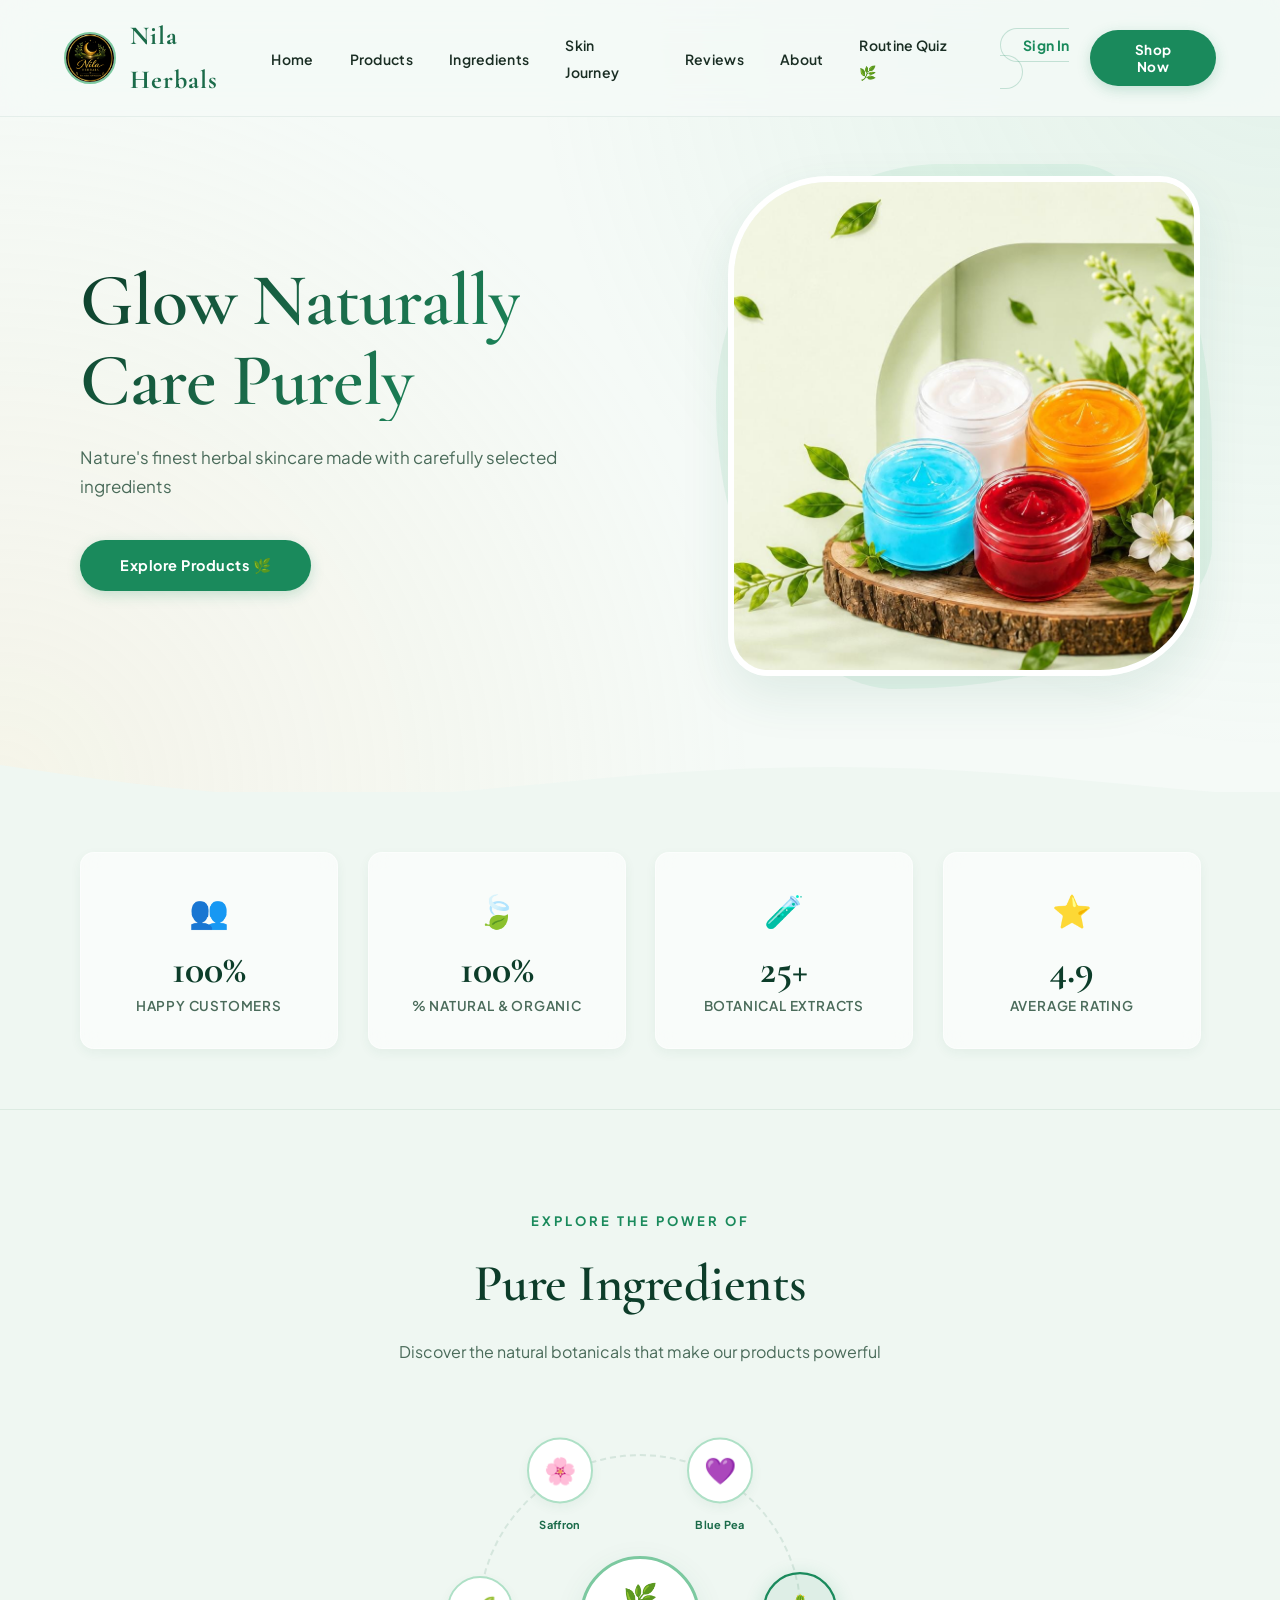
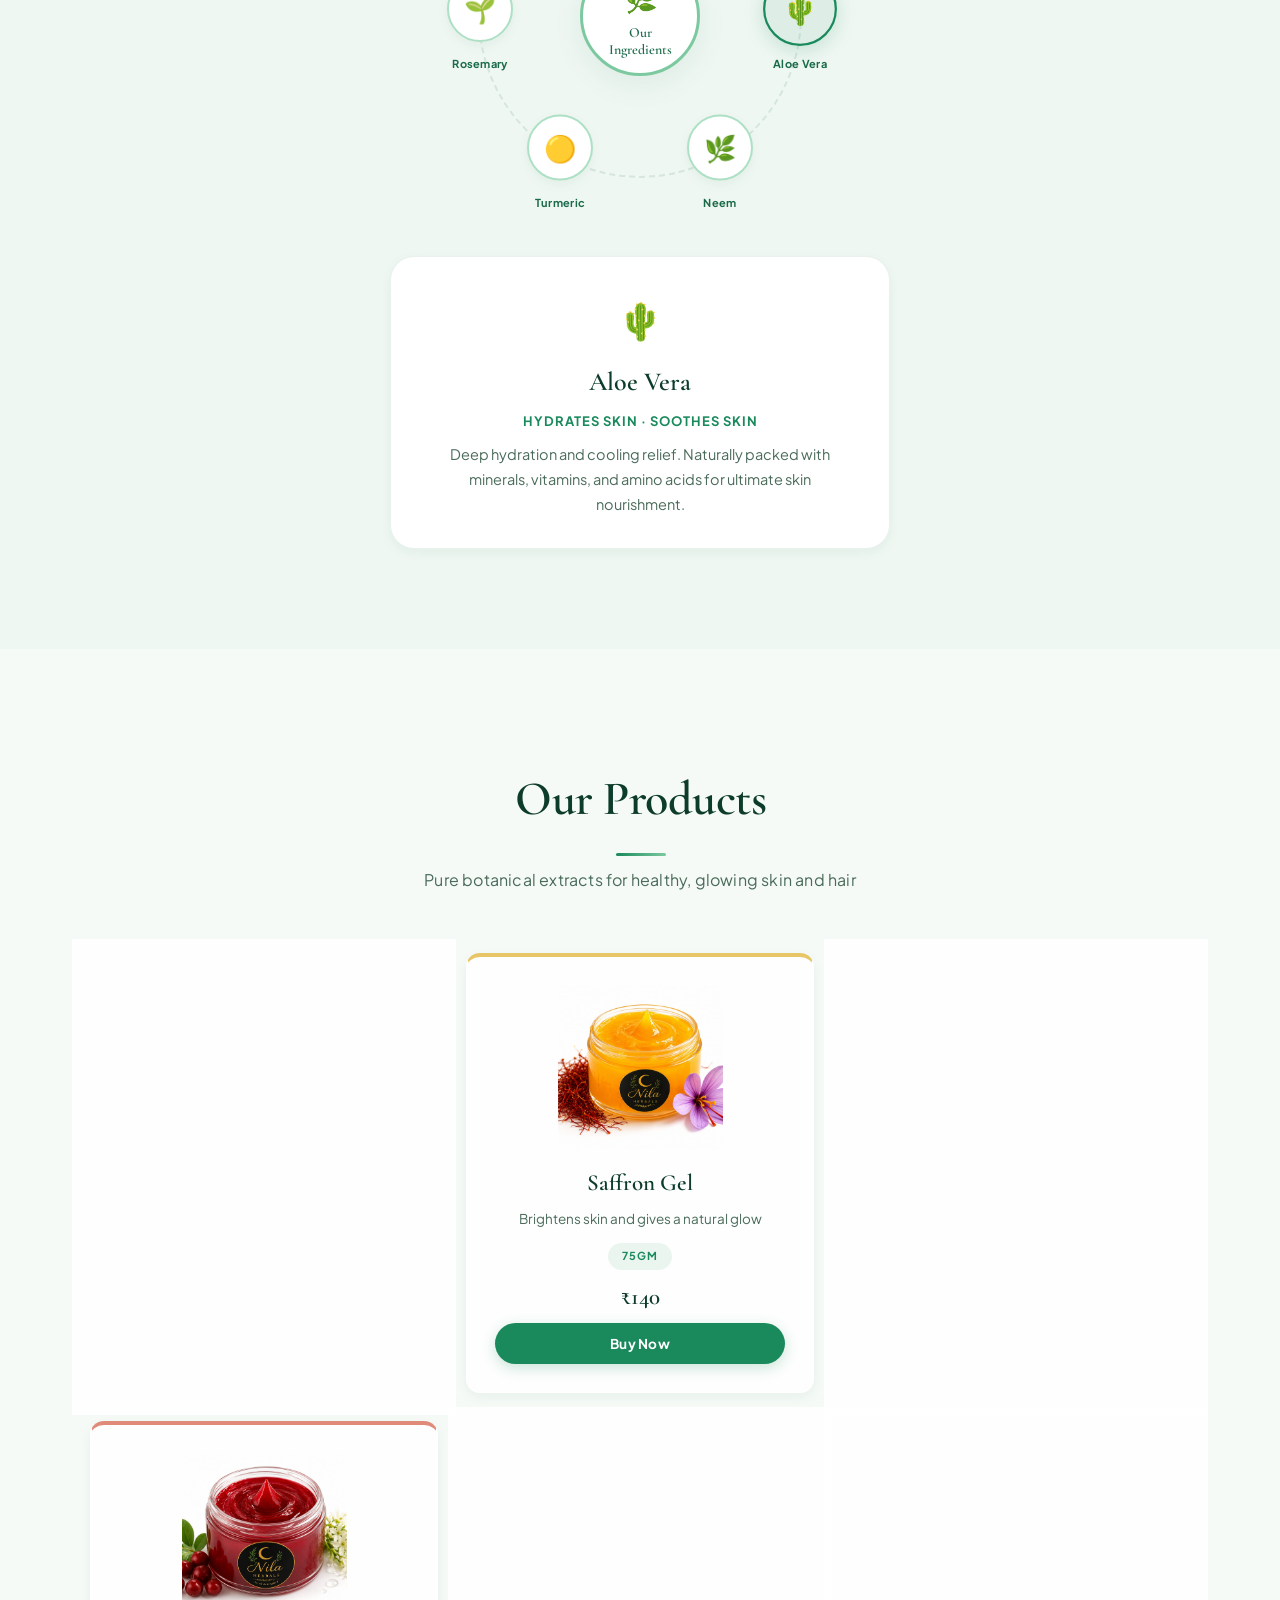
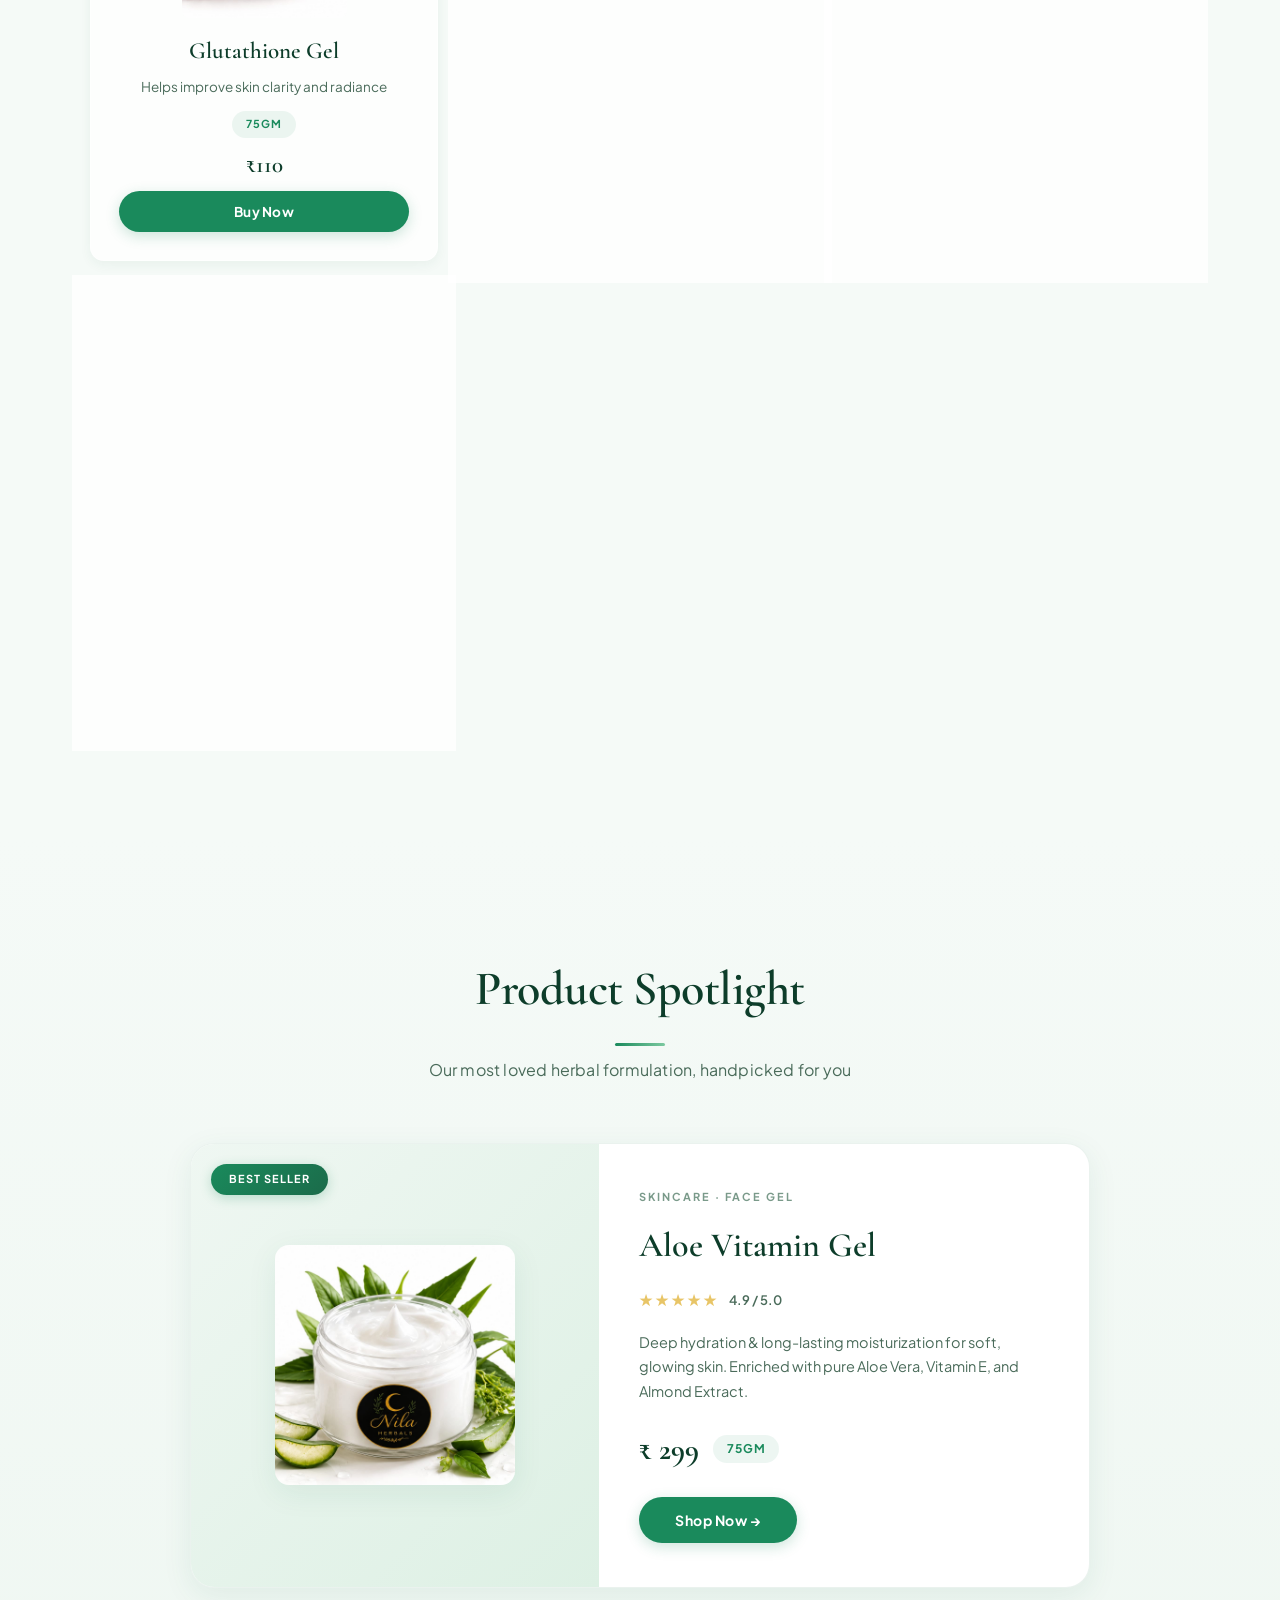
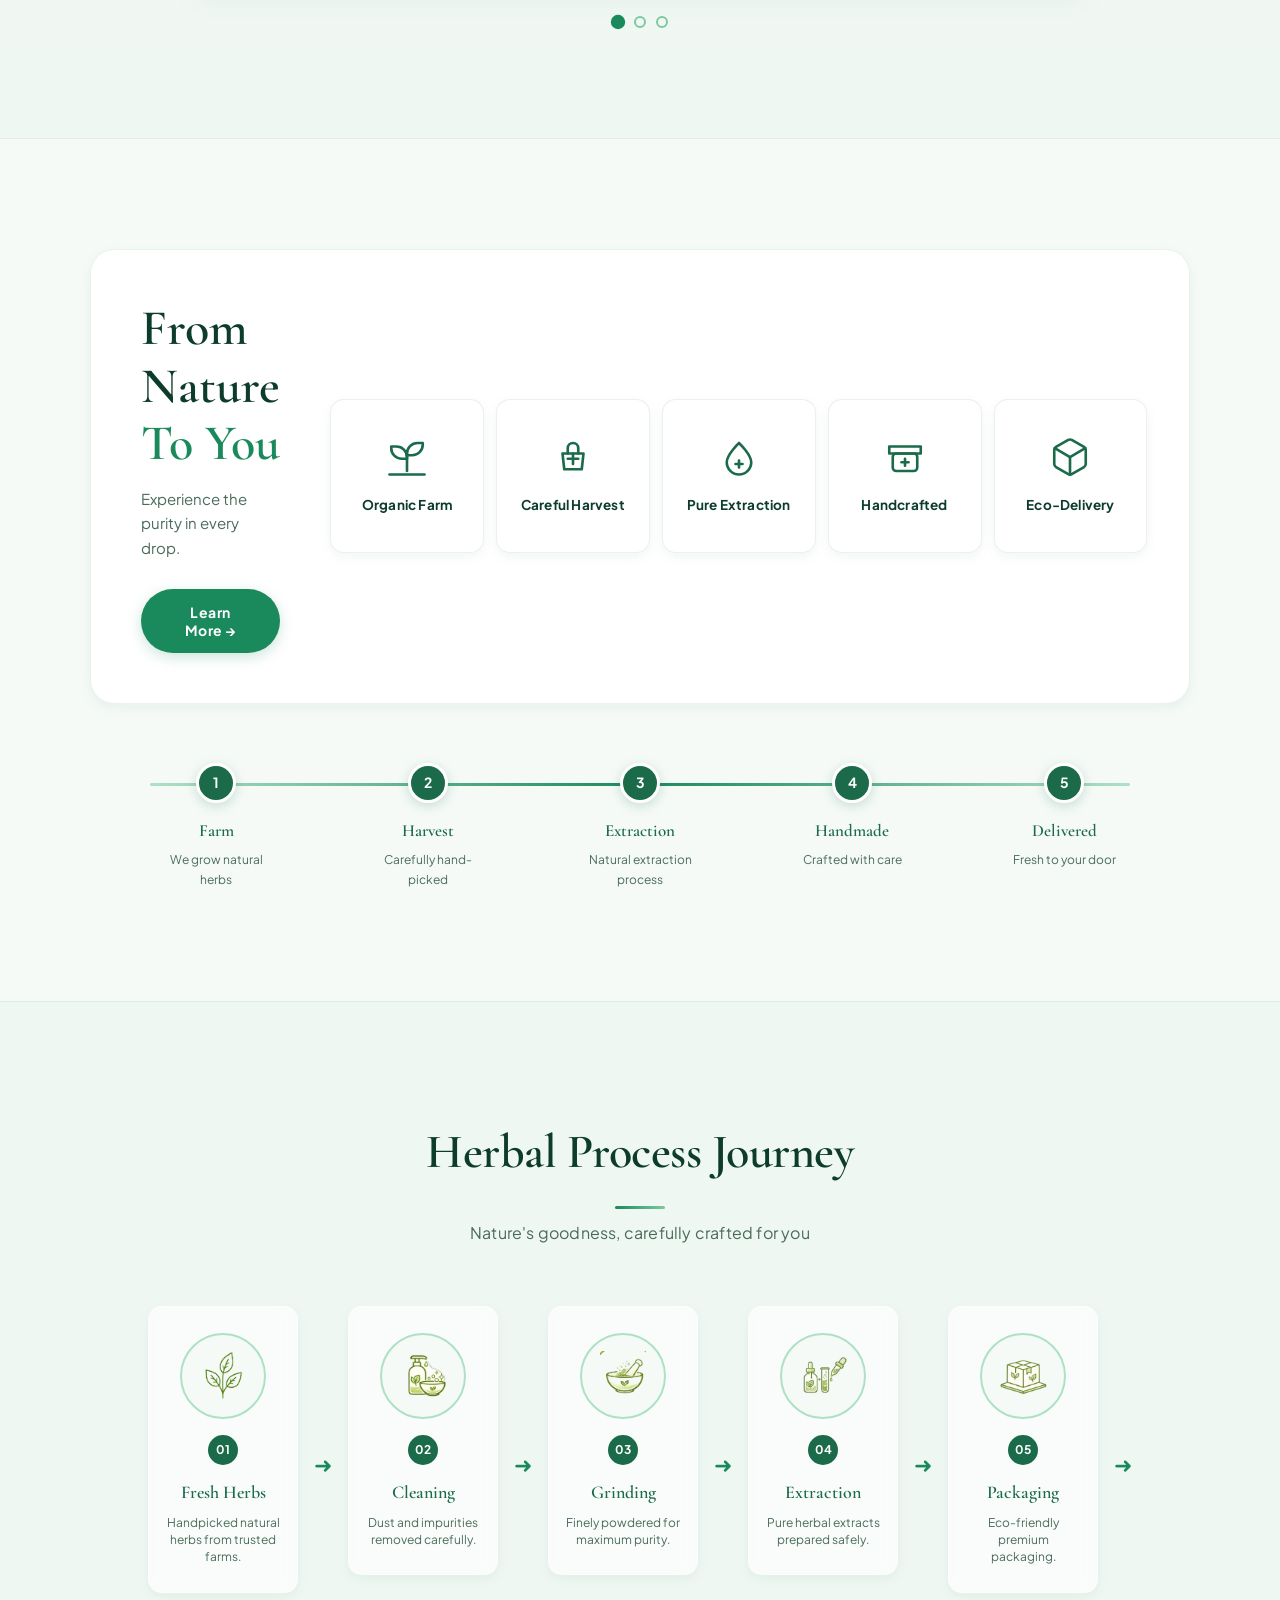
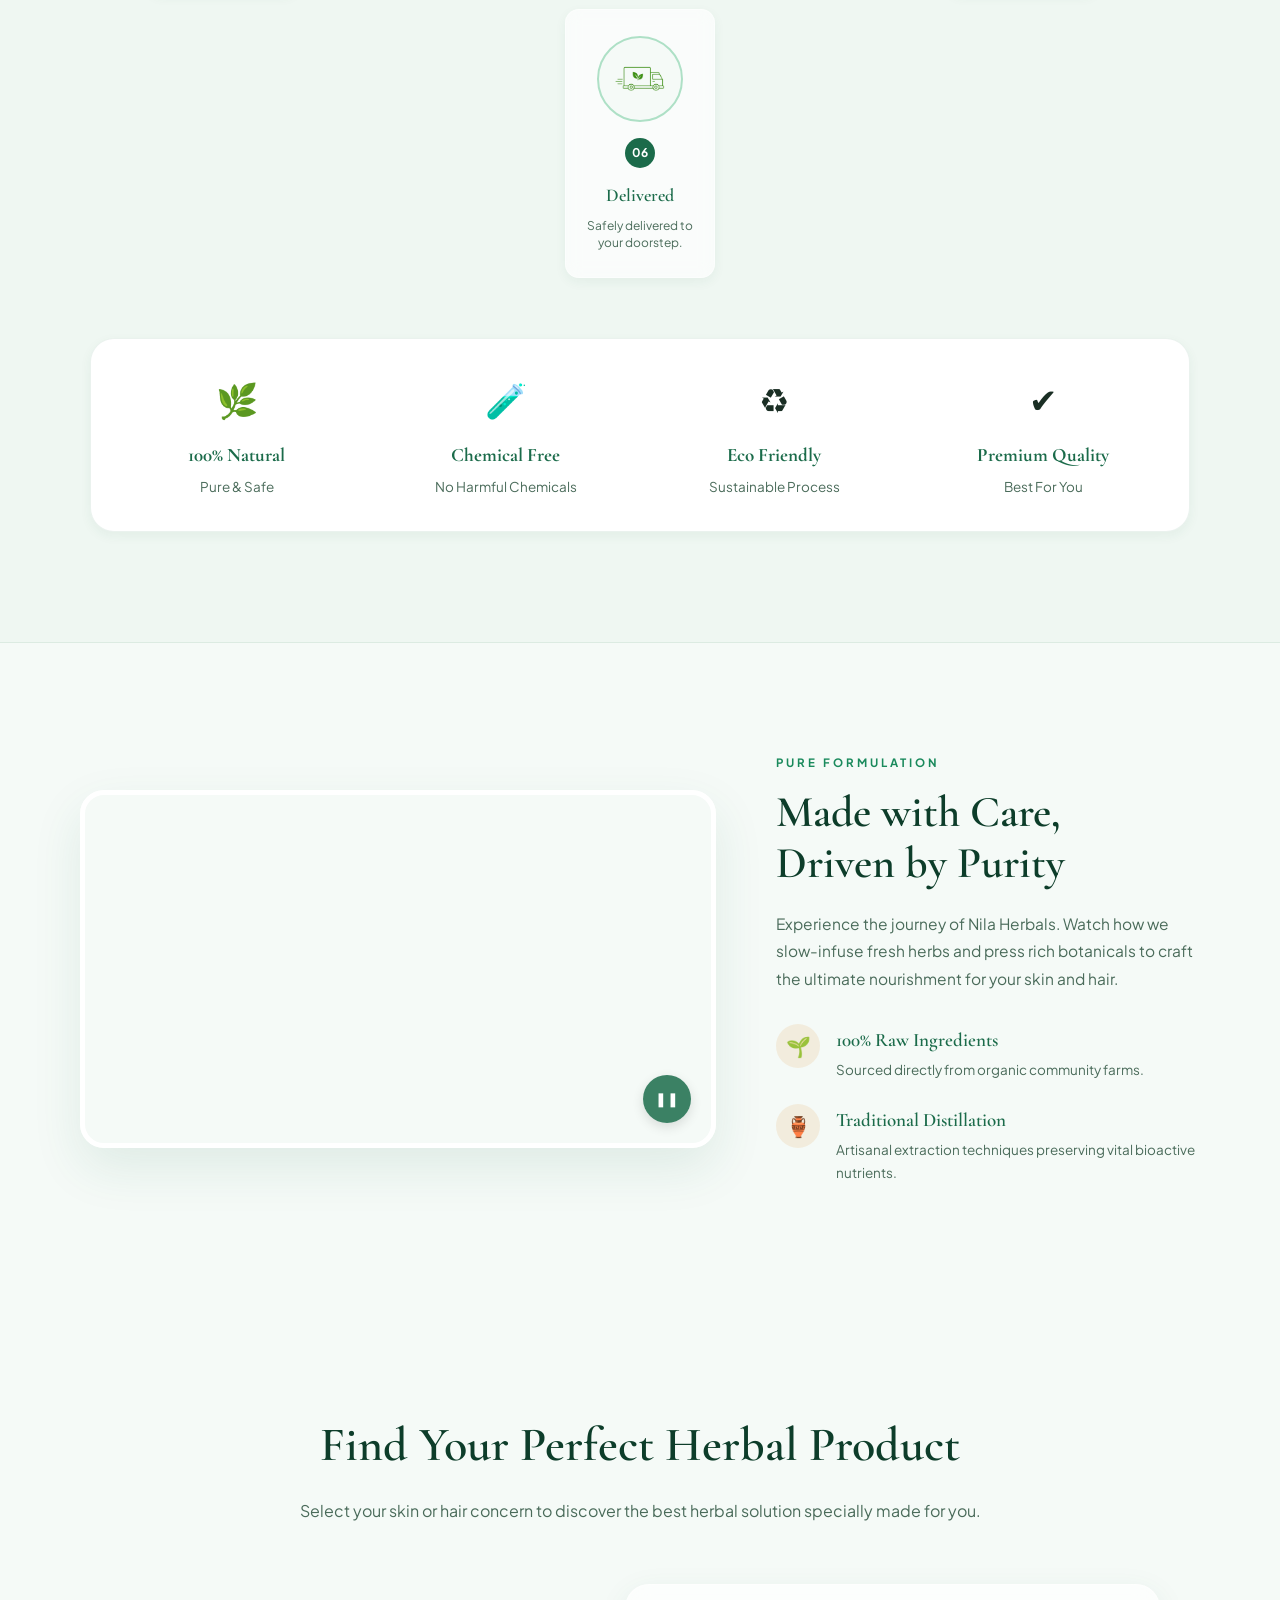
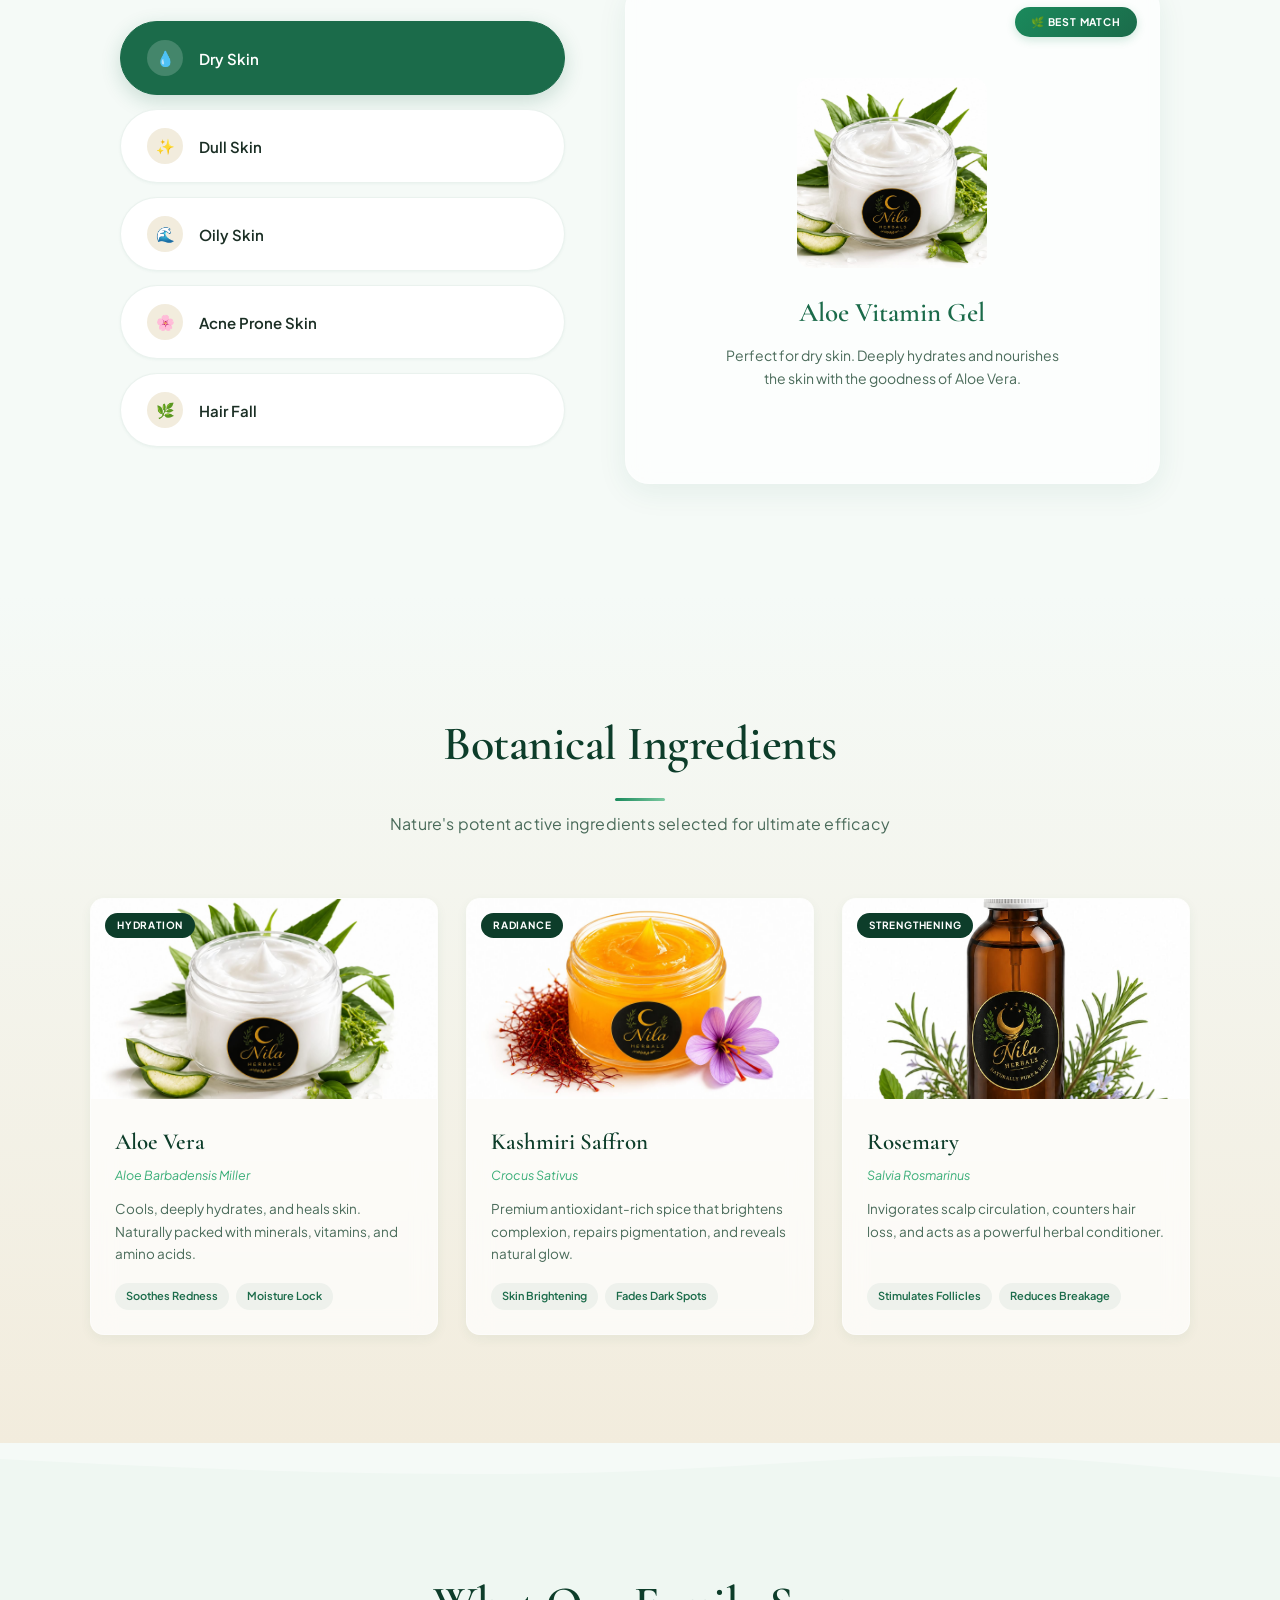
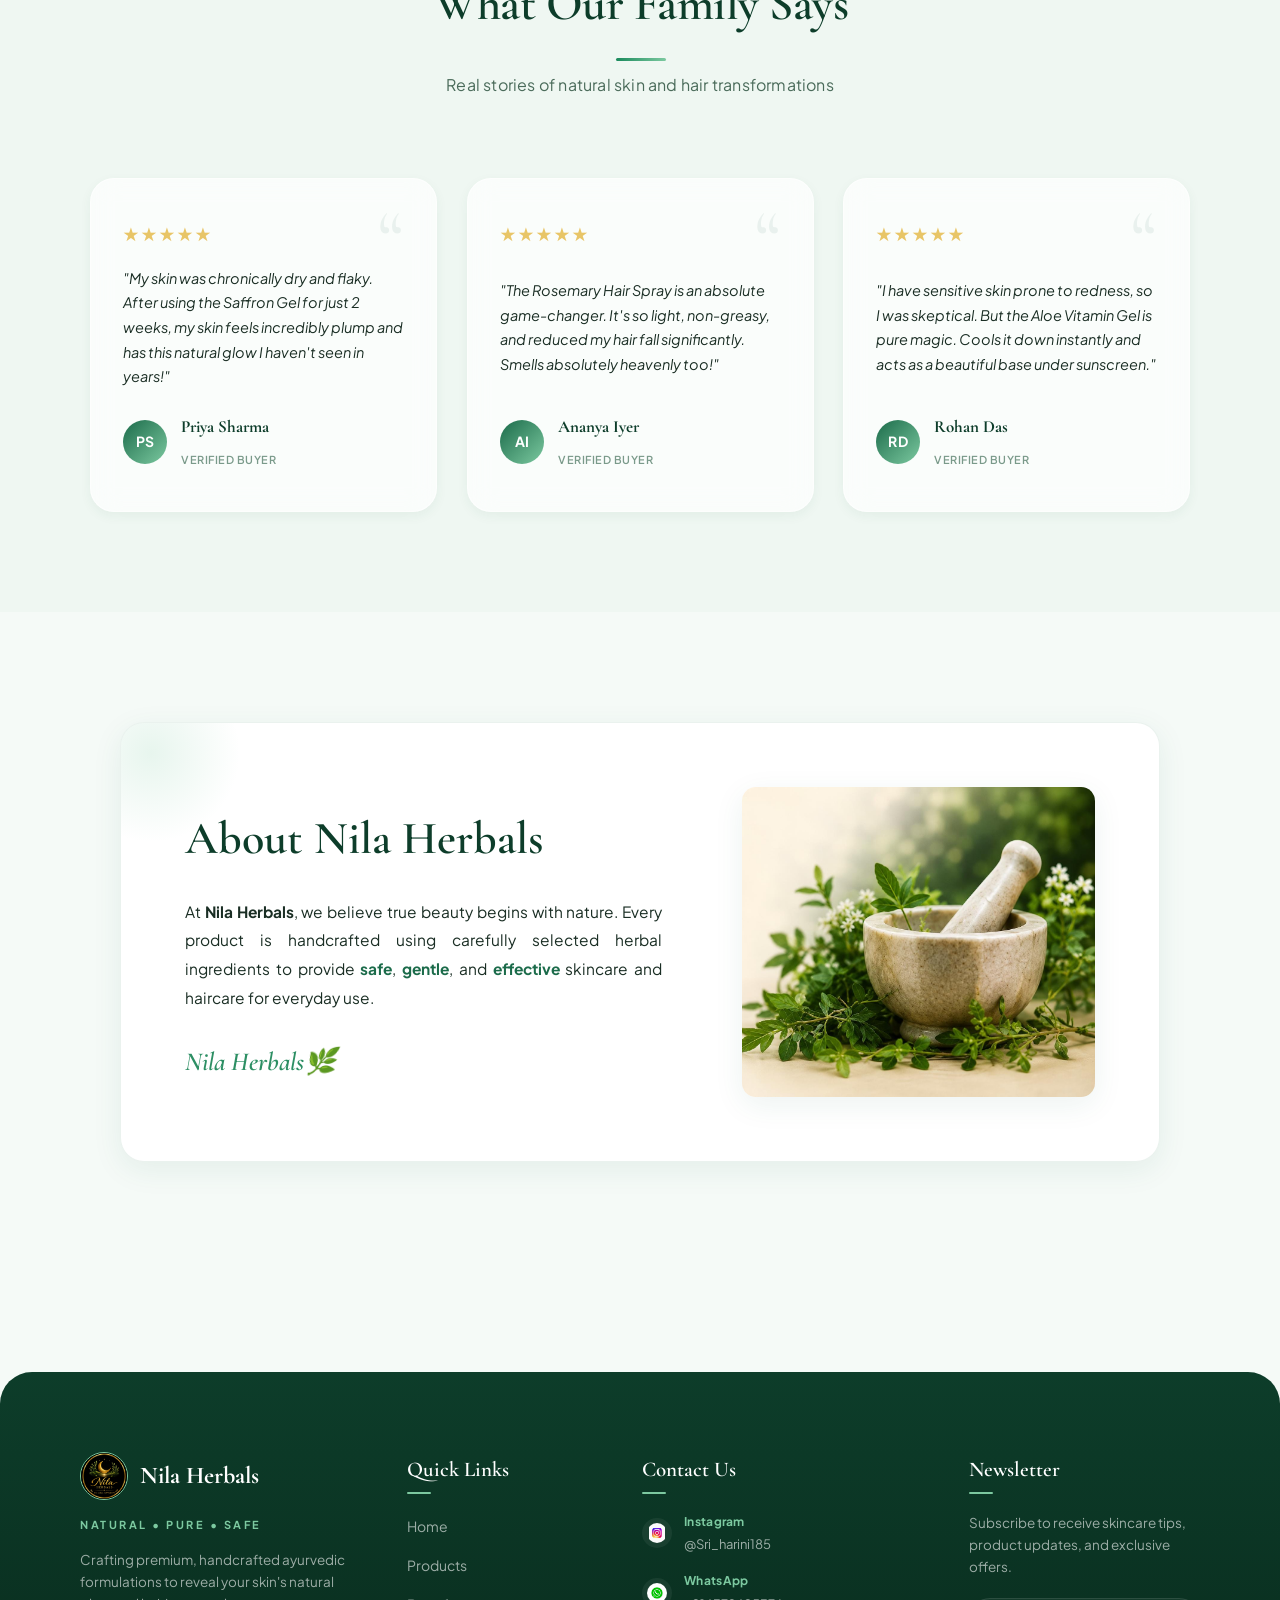
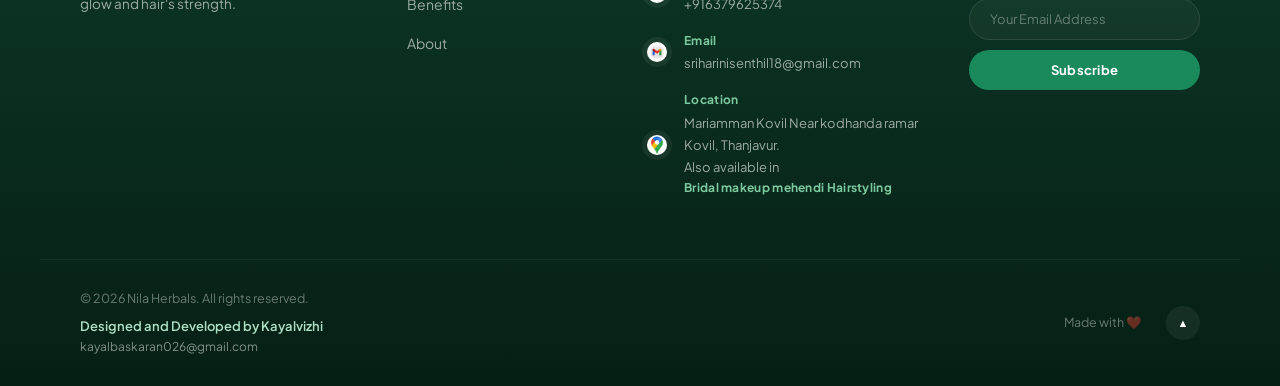
<file: index.html>
<!DOCTYPE html>
<html lang="en">
    <head>
        <meta charset="UTF-8">
        <meta name="viewport" content="width=device-width, initial-scale=1.0">
        <meta name="description" content="Nila Herbals — premium handcrafted herbal skincare and haircare. 100% natural, chemical-free botanical formulations for healthy, glowing skin and strong hair.">
        <meta name="theme-color" content="#1B6B4A">
        <title>Nila Herbals - Natural, Pure & Safe Skincare</title>
        <link rel="preconnect" href="https://fonts.googleapis.com">
        <link rel="preconnect" href="https://fonts.gstatic.com" crossorigin>
        <link rel="stylesheet" href="nila.css">
    </head>
    <body>
        
        <!-- ================= NAVIGATION ================= -->
        <nav class="navbar">
            <div class="nav-brand">
                <img src="logo img.jpeg" alt="Nila Herbals Logo" id="logo">
                <span class="logo-text">Nila Herbals</span>
            </div>
            <!-- Responsive Menu Toggle -->
            <button class="nav-toggle" id="navToggle" aria-label="Toggle navigation">
                <span class="bar"></span>
                <span class="bar"></span>
                <span class="bar"></span>
            </button>
            <ul class="nav-links" id="navLinks">
                <li><a href="#Home">Home</a></li>
                <li><a href="#Products">Products</a></li>
                <li><a href="#Ingredients">Ingredients</a></li>
                <li><a href="#Benefits">Skin Journey</a></li>
                <li><a href="#Reviews">Reviews</a></li>
                <li><a href="#About">About</a></li>
                <li><a href="quiz.html">Routine Quiz 🌿</a></li>
                <li><a href="auth.html" class="nav-auth-btn">Sign In</a></li>
                <li class="mobile-only"><button class="shop-btn" onclick="document.getElementById('Products').scrollIntoView({behavior: 'smooth'})">Shop Now</button></li>
            </ul>
            <button id="but" class="shop-btn desktop-only" onclick="document.getElementById('Products').scrollIntoView({behavior: 'smooth'})">Shop Now</button>
        </nav>

        <!-- ================= HERO SECTION ================= -->
        <section id="Home" class="hero-section animate-on-scroll">
            <div class="hero-container">
                <div class="hero-content">
                    <h1 class="hero-title">Glow Naturally <br>Care Purely</h1>
                    <p class="hero-subtitle">Nature's finest herbal skincare made with carefully selected ingredients</p>
                    <div class="hero-actions">
                        <button id="but2" class="hero-btn" onclick="document.getElementById('Products').scrollIntoView({behavior: 'smooth'})">Explore Products 🌿</button>
                    </div>
                </div>
                <div class="hero-image-container float-slow">
                    <img src="bg0.jpeg" alt="Nila Herbals skincare range" class="hero-img">
                </div>
            </div>
            <!-- Wave Divider -->
            <div class="wave-divider">
                <svg viewBox="0 0 1440 120" preserveAspectRatio="none" xmlns="http://www.w3.org/2000/svg">
                    <path d="M0,64L48,80C96,96,192,128,288,128C384,128,480,96,576,80C672,64,768,64,864,80C960,96,1056,128,1152,128C1248,128,1344,96,1392,80L1440,64L1440,120L1392,120C1344,120,1248,120,1152,120C1056,120,960,120,864,120C768,120,672,120,576,120C480,120,384,120,288,120C192,120,96,120,48,120L0,120Z" fill="var(--bg-warm)"></path>
                </svg>
            </div>
        </section>

        <!-- ================= STATS COUNTER SECTION ================= -->
        <section class="stats-section">
            <div class="stats-container">
                <div class="stat-card animate-on-scroll">
                    <div class="stat-icon">👥</div>
                    <div class="stat-num" data-target="100">0</div>
                    <p class="stat-label">Happy Customers</p>
                </div>
                <div class="stat-card animate-on-scroll">
                    <div class="stat-icon">🍃</div>
                    <div class="stat-num" data-target="100">0</div>
                    <p class="stat-label">% Natural & Organic</p>
                </div>
                <div class="stat-card animate-on-scroll">
                    <div class="stat-icon">🧪</div>
                    <div class="stat-num" data-target="25">0</div>
                    <p class="stat-label">Botanical Extracts</p>
                </div>
                <div class="stat-card animate-on-scroll">
                    <div class="stat-icon">⭐</div>
                    <div class="stat-num" data-target="4.9" data-decimals="1">0</div>
                    <p class="stat-label">Average Rating</p>
                </div>
            </div>
        </section>

        <!-- ================= INTERACTIVE INGREDIENT EXPLORER ================= -->
        <section id="Ingredients" class="ingredient-explorer-section">
            <div class="ie-container">
                <div class="ie-header animate-on-scroll">
                    <span class="ie-tag">Explore the Power of</span>
                    <h2 class="ie-title">Pure Ingredients</h2>
                    <p class="ie-subtitle">Discover the natural botanicals that make our products powerful</p>
                </div>

                <div class="ie-wheel-wrapper animate-on-scroll">
                    <!-- Center Circle -->
                    <div class="ie-center">
                        <div class="ie-center-icon">🌿</div>
                        <span class="ie-center-label">Our<br>Ingredients</span>
                    </div>

                    <!-- Orbiting Ingredient Circles -->
                    <div class="ie-orbit" id="ieOrbit">
                        <div class="ie-item active" data-ingredient="aloe-vera" style="--angle: 0deg;">
                            <div class="ie-item-circle">
                                <span class="ie-item-emoji">🌵</span>
                            </div>
                            <span class="ie-item-name">Aloe Vera</span>
                        </div>
                        <div class="ie-item" data-ingredient="neem" style="--angle: 60deg;">
                            <div class="ie-item-circle">
                                <span class="ie-item-emoji">🌿</span>
                            </div>
                            <span class="ie-item-name">Neem</span>
                        </div>
                        <div class="ie-item" data-ingredient="turmeric" style="--angle: 120deg;">
                            <div class="ie-item-circle">
                                <span class="ie-item-emoji">🟡</span>
                            </div>
                            <span class="ie-item-name">Turmeric</span>
                        </div>
                        <div class="ie-item" data-ingredient="rosemary" style="--angle: 180deg;">
                            <div class="ie-item-circle">
                                <span class="ie-item-emoji">🌱</span>
                            </div>
                            <span class="ie-item-name">Rosemary</span>
                        </div>
                        <div class="ie-item" data-ingredient="saffron" style="--angle: 240deg;">
                            <div class="ie-item-circle">
                                <span class="ie-item-emoji">🌸</span>
                            </div>
                            <span class="ie-item-name">Saffron</span>
                        </div>
                        <div class="ie-item" data-ingredient="blue-pea" style="--angle: 300deg;">
                            <div class="ie-item-circle">
                                <span class="ie-item-emoji">💜</span>
                            </div>
                            <span class="ie-item-name">Blue Pea</span>
                        </div>
                    </div>
                </div>

                <!-- Ingredient Detail Cards -->
                <div class="ie-details">
                    <div class="ie-detail-card active" id="detail-aloe-vera">
                        <div class="ie-detail-icon">🌵</div>
                        <h3>Aloe Vera</h3>
                        <p class="ie-detail-benefit">Hydrates Skin · Soothes Skin</p>
                        <p class="ie-detail-desc">Deep hydration and cooling relief. Naturally packed with minerals, vitamins, and amino acids for ultimate skin nourishment.</p>
                    </div>
                    <div class="ie-detail-card" id="detail-neem">
                        <div class="ie-detail-icon">🌿</div>
                        <h3>Neem</h3>
                        <p class="ie-detail-benefit">Fights Acne · Purifies Skin</p>
                        <p class="ie-detail-desc">Powerful antibacterial and anti-inflammatory properties that cleanse skin impurities and prevent breakouts naturally.</p>
                    </div>
                    <div class="ie-detail-card" id="detail-turmeric">
                        <div class="ie-detail-icon">🟡</div>
                        <h3>Turmeric</h3>
                        <p class="ie-detail-benefit">Brightens & Improves · Repairs Skin</p>
                        <p class="ie-detail-desc">Ancient golden spice rich in curcumin that fights inflammation, evens skin tone, and restores natural radiance.</p>
                    </div>
                    <div class="ie-detail-card" id="detail-rosemary">
                        <div class="ie-detail-icon">🌱</div>
                        <h3>Rosemary</h3>
                        <p class="ie-detail-benefit">Promotes Hair Growth · Strengthens</p>
                        <p class="ie-detail-desc">Stimulates scalp circulation and strengthens hair follicles. A powerful herbal tonic for thicker, healthier hair.</p>
                    </div>
                    <div class="ie-detail-card" id="detail-saffron">
                        <div class="ie-detail-icon">🌸</div>
                        <h3>Saffron</h3>
                        <p class="ie-detail-benefit">Enhances Glow & Radiance</p>
                        <p class="ie-detail-desc">Premium antioxidant-rich spice that brightens complexion, fades dark spots, and reveals your skin's inner luminosity.</p>
                    </div>
                    <div class="ie-detail-card" id="detail-blue-pea">
                        <div class="ie-detail-icon">💜</div>
                        <h3>Blue Pea</h3>
                        <p class="ie-detail-benefit">Improves Skin Elasticity</p>
                        <p class="ie-detail-desc">Rich in anthocyanins that boost collagen production, improve skin elasticity, and provide deep antioxidant protection.</p>
                    </div>
                </div>
            </div>
        </section>

        <!-- ================= PRODUCTS SECTION ================= -->
        <section id="Products" class="products-section">
            <h2 class="section-title animate-on-scroll">Our Products</h2>
            <p class="section-subtitle animate-on-scroll">Pure botanical extracts for healthy, glowing skin and hair</p>
            <div class="product-container">
                
                <!-- Aloe Gel -->
                <div class="product-card animate-on-scroll">
                    <div class="card-inner">
                        <div class="card aloe-card">
                            <img src="Aloe gel.jpeg" alt="Aloe Vitamin Gel">
                            <h3>Aloe Vitamin Gel</h3>
                            <p class="product-desc">Hydrates and smoothes the skin deeply</p>
                            <span class="product-size">75gm</span>
                            <h3>₹130</h3>
                            <button class="buy-btn">Buy Now</button>
                        </div>
                        <div class="card-back">
                            <h2>Ingredients</h2>
                            <div class="ingredients">
                                <p>✔️ Aloe Vera Gel</p>
                                <p>✔️ Almond Extract</p>
                                <p>✔️ Rose Petal Extract</p>
                                <p>✔️ high essential vitamin oil</p>
                            </div>
                        </div>
                    </div>
                </div>

                <!-- Saffron Gel -->
                <div class="product-card animate-on-scroll">
                    <div class="card-inner">
                        <div class="card saffron-card">
                            <img src="saffron gel.jpeg" alt="Saffron Gel">
                            <h3>Saffron Gel</h3>
                            <p class="product-desc">Brightens skin and gives a natural glow</p>
                            <span class="product-size">75gm</span>
                            <h3>₹140</h3>
                            <button class="buy-btn">Buy Now</button>
                        </div>
                        <div class="card-back">
                            <h2>Ingredients</h2>
                            <div class="ingredients">
                                <p>✔️ Aloe Vera Gel</p>
                                <p>✔️ Saffron Strips</p>
                                <p>✔️ saffron extract</p>
                                <p>✔️ Kumkumathi Oil</p>
                            </div>
                        </div>
                    </div>
                </div>

                <!-- Blue Pea Gel -->
                <div class="product-card animate-on-scroll">
                    <div class="card-inner">
                        <div class="card bluepea-card">
                            <img src="blue-pea gel.jpeg" alt="Blue Pea Gel">
                            <h3>Blue Pea Gel</h3>
                            <p class="product-desc">Refreshes and revitalizes tired skin</p>
                            <span class="product-size">75gm</span>
                            <h3>₹110</h3>
                            <button class="buy-btn">Buy Now</button>
                        </div>
                        <div class="card-back">
                            <h2>Ingredients</h2>
                            <div class="ingredients">
                                <p>✔️ Blue Pea Flower</p>
                                <p>✔️ Aloe Vera Gel</p>
                                <p>✔️ Vitamin Oil</p>
                            </div>
                        </div>
                    </div>
                </div>

                <!-- Glutathione Gel -->
                <div class="product-card animate-on-scroll">
                    <div class="card-inner">
                        <div class="card glutathione-card">
                            <img src="glutathione.jpeg" alt="Glutathione Gel">
                            <h3>Glutathione Gel</h3>
                            <p class="product-desc">Helps improve skin clarity and radiance</p>
                            <span class="product-size">75gm</span>
                            <h3>₹110</h3>
                            <button class="buy-btn">Buy Now</button>
                        </div>
                        <div class="card-back">
                            <h2>Ingredients</h2>
                            <div class="ingredients">
                                <p>✔️ Glutathione</p>
                                <p>✔️  almond extracct</p>
                                <p>✔️ Aloe Vera Gel</p>
                                <p>✔️ rose petal extract</p>
                            </div>
                        </div>
                    </div>
                </div>

                <!-- Face Pack -->
                <div class="product-card animate-on-scroll">
                    <div class="card-inner">
                        <div class="card facepack-card">
                            <img src="pack2.jpeg" alt="Herbal Face Pack">
                            <h3>Herbal Face Pack</h3>
                            <p class="product-desc">Purifies and nourishes skin naturally</p>
                            <span class="product-size">100g</span>
                            <h3>₹160</h3>
                            <button class="buy-btn">Buy Now</button>
                        </div>
                        <div class="card-back">
                            <h2>Ingredients</h2>
                            <div class="ingredients">
                                <p>✔️ green gram</p>
                                <p>✔️ Vetti Vera</p>
                                <p>✔️ Aavaram flowers</p>
                                <p>✔️ saffron</p>
                                <p>✔️ Sandalwood Powder</p>
                                <p>✔️ Turmeric</p>
                                <p>✔️ kadukai</p>
                                <p>✔️ Vasambu powder</p>
                                <p>✔️ Rose Petal Powder</p>
                            </div>
                        </div>
                    </div>
                </div>

                <!-- Hair Oil -->
                <div class="product-card animate-on-scroll">
                    <div class="card-inner">
                        <div class="card oil-card">
                            <img src="oil.jpeg" alt="Herbal Hair Oil">
                            <h3>Herbal Hair Oil</h3>
                            <p class="product-desc">Strengthens hair and promotes growth</p>
                            <span class="product-size">100ml</span>
                            <h3>₹210</h3>
                            <button class="buy-btn">Buy Now</button>
                        </div>
                        <div class="card-back">
                            <h2>Ingredients</h2>
                            <div class="ingredients">
                                <p>✔️ Coconut Oil</p>
                                <p>✔️ Almonds</p>
                                <p>✔️ Rosemary</p>
                                <p>✔️ karunjeera</p>
                                <p>✔️ henna</p>
                                <p>✔️ amla</p>
                                <p>✔️ Curry Leaves</p>
                            </div>
                        </div>
                    </div>
                </div>

                <!-- Hair Spray -->
                <div class="product-card animate-on-scroll">
                    <div class="card-inner">
                        <div class="card spray-card">
                            <img src="spray.jpeg" alt="Herbal Rosemary Hair Spray">
                            <h3>Herbal Rosemary Spray</h3>
                            <p class="product-desc">Nourishes scalp and reduces hair fall</p>
                            <span class="product-size">100ml</span>
                            <h3>₹170</h3>
                            <button class="buy-btn">Buy Now</button>
                        </div>
                        <div class="card-back">
                            <h2>Ingredients</h2>
                            <div class="ingredients">
                                <p>✔️ Rosemary Extract</p>
                                <p>✔️ Fenugreek </p>
                                <p>✔️ Aloe Vera</p>
                                <p>✔️ Curry Leaves</p>
                                <p>✔️ Vitamin Extract</p>
                            </div>
                        </div>
                    </div>
                </div>

            </div>
        </section>

        <!-- ================= PRODUCT SPOTLIGHT (AUTO-ROTATE) ================= -->
        <section class="product-spotlight-section">
            <div class="ps-container">
                <div class="ps-header animate-on-scroll">
                    <h2 class="section-title">Product Spotlight</h2>
                    <p class="section-subtitle">Our most loved herbal formulation, handpicked for you</p>
                </div>

                <div class="ps-carousel animate-on-scroll">
                    <!-- Slide 1 - Aloe Vitamin Gel -->
                    <div class="ps-slide active" data-slide="0">
                        <div class="ps-image-side">
                            <span class="ps-badge">Best Seller</span>
                            <img src="Aloe gel.jpeg" alt="Aloe Vitamin Gel - Nila Herbals Best Seller">
                        </div>
                        <div class="ps-info-side">
                            <span class="ps-category">Skincare · Face Gel</span>
                            <h3>Aloe Vitamin Gel</h3>
                            <div class="ps-rating">
                                <span class="ps-stars">★★★★★</span>
                                <span class="ps-rating-text">4.9 / 5.0</span>
                            </div>
                            <p class="ps-desc">Deep hydration & long-lasting moisturization for soft, glowing skin. Enriched with pure Aloe Vera, Vitamin E, and Almond Extract.</p>
                            <div class="ps-price-row">
                                <span class="ps-price">₹ 299</span>
                                <span class="ps-size">75gm</span>
                            </div>
                            <button class="ps-shop-btn" onclick="document.getElementById('Products').scrollIntoView({behavior: 'smooth'})">Shop Now →</button>
                        </div>
                    </div>

                    <!-- Slide 2 - Saffron Gel -->
                    <div class="ps-slide" data-slide="1">
                        <div class="ps-image-side">
                            <span class="ps-badge">Trending</span>
                            <img src="saffron gel.jpeg" alt="Saffron Gel - Nila Herbals">
                        </div>
                        <div class="ps-info-side">
                            <span class="ps-category">Skincare · Face Gel</span>
                            <h3>Saffron Gel</h3>
                            <div class="ps-rating">
                                <span class="ps-stars">★★★★★</span>
                                <span class="ps-rating-text">4.8 / 5.0</span>
                            </div>
                            <p class="ps-desc">Brightens skin and gives a natural glow. Infused with pure Kashmiri Saffron and Kumkumathi Oil for luminous radiance.</p>
                            <div class="ps-price-row">
                                <span class="ps-price">₹ 349</span>
                                <span class="ps-size">75gm</span>
                            </div>
                            <button class="ps-shop-btn" onclick="document.getElementById('Products').scrollIntoView({behavior: 'smooth'})">Shop Now →</button>
                        </div>
                    </div>

                    <!-- Slide 3 - Herbal Hair Oil -->
                    <div class="ps-slide" data-slide="2">
                        <div class="ps-image-side">
                            <span class="ps-badge">Popular</span>
                            <img src="oil.jpeg" alt="Herbal Hair Oil - Nila Herbals">
                        </div>
                        <div class="ps-info-side">
                            <span class="ps-category">Haircare · Hair Oil</span>
                            <h3>Herbal Hair Oil</h3>
                            <div class="ps-rating">
                                <span class="ps-stars">★★★★★</span>
                                <span class="ps-rating-text">4.9 / 5.0</span>
                            </div>
                            <p class="ps-desc">Strengthens hair roots, reduces hair fall, and promotes healthy growth. Blended with Coconut Oil, Rosemary, and Fenugreek.</p>
                            <div class="ps-price-row">
                                <span class="ps-price">₹ 399</span>
                                <span class="ps-size">100ml</span>
                            </div>
                            <button class="ps-shop-btn" onclick="document.getElementById('Products').scrollIntoView({behavior: 'smooth'})">Shop Now →</button>
                        </div>
                    </div>

                    <!-- Carousel Dots -->
                    <div class="ps-dots">
                        <button class="ps-dot active" data-dot="0" aria-label="Product 1"></button>
                        <button class="ps-dot" data-dot="1" aria-label="Product 2"></button>
                        <button class="ps-dot" data-dot="2" aria-label="Product 3"></button>
                    </div>
                </div>
            </div>
        </section>

        <!-- ================= FARM TO FACE JOURNEY ================= -->
        <section id="Benefits" class="farm-to-face-section">
            <div class="ftf-container">
                <div class="ftf-top animate-on-scroll">
                    <div class="ftf-heading">
                        <h2 class="ftf-title">From Nature<br><span>To You</span></h2>
                        <p class="ftf-tagline">Experience the purity in every drop.</p>
                        <button class="ftf-learn-btn" onclick="document.getElementById('About').scrollIntoView({behavior: 'smooth'})">Learn More →</button>
                    </div>
                    <div class="ftf-image-gallery">
                        <!-- Step 1: Farm -->
                        <div class="ftf-icon-card">
                            <svg viewBox="0 0 24 24" fill="none" stroke="currentColor" stroke-width="1.5" stroke-linecap="round" stroke-linejoin="round" class="ftf-svg-icon">
                                <path d="M12 20V10" />
                                <path d="M12 10a6 6 0 0 1 6-6h3v1a6 6 0 0 1-6 6h-3Z" />
                                <path d="M12 12a6 6 0 0 0-6-6H3v1a6 6 0 0 0 6 6h3Z" />
                                <path d="M2 22h20" />
                            </svg>
                            <span class="ftf-card-caption">Organic Farm</span>
                        </div>
                        <!-- Step 2: Harvest -->
                        <div class="ftf-icon-card">
                            <svg viewBox="0 0 24 24" fill="none" stroke="currentColor" stroke-width="1.5" stroke-linecap="round" stroke-linejoin="round" class="ftf-svg-icon">
                                <path d="M6 10h12l-1 9H7l-1-9Z" />
                                <path d="M9 10V7a3 3 0 0 1 6 0v3" />
                                <path d="M12 10v6" />
                                <path d="M9 13h6" />
                            </svg>
                            <span class="ftf-card-caption">Careful Harvest</span>
                        </div>
                        <!-- Step 3: Extraction -->
                        <div class="ftf-icon-card">
                            <svg viewBox="0 0 24 24" fill="none" stroke="currentColor" stroke-width="1.5" stroke-linecap="round" stroke-linejoin="round" class="ftf-svg-icon">
                                <path d="M12 22a7 7 0 0 0 7-7c0-4.3-7-11-7-11S5 10.7 5 15a7 7 0 0 0 7 7Z" />
                                <path d="M12 18v-4" />
                                <path d="M10 16h4" />
                            </svg>
                            <span class="ftf-card-caption">Pure Extraction</span>
                        </div>
                        <!-- Step 4: Handmade -->
                        <div class="ftf-icon-card">
                            <svg viewBox="0 0 24 24" fill="none" stroke="currentColor" stroke-width="1.5" stroke-linecap="round" stroke-linejoin="round" class="ftf-svg-icon">
                                <rect x="5" y="10" width="14" height="10" rx="2" />
                                <path d="M3 6h18v4H3z" />
                                <path d="M12 13v4" />
                                <path d="M10 15h4" />
                            </svg>
                            <span class="ftf-card-caption">Handcrafted</span>
                        </div>
                        <!-- Step 5: Delivered -->
                        <div class="ftf-icon-card">
                            <svg viewBox="0 0 24 24" fill="none" stroke="currentColor" stroke-width="1.5" stroke-linecap="round" stroke-linejoin="round" class="ftf-svg-icon">
                                <path d="M21 16V8a2 2 0 0 0-1-1.73l-7-4a2 2 0 0 0-2 0l-7 4A2 2 0 0 0 3 8v8a2 2 0 0 0 1 1.73l7 4a2 2 0 0 0 2 0l7-4A2 2 0 0 0 21 16Z" />
                                <polyline points="3.27 6.96 12 12.01 20.73 6.96" />
                                <line x1="12" y1="22.08" x2="12" y2="12" />
                            </svg>
                            <span class="ftf-card-caption">Eco-Delivery</span>
                        </div>
                    </div>
                </div>

                <!-- Timeline Steps -->
                <div class="ftf-timeline animate-on-scroll">
                    <div class="ftf-timeline-line"></div>
                    <div class="ftf-step">
                        <div class="ftf-step-dot">1</div>
                        <h4>Farm</h4>
                        <p>We grow natural herbs</p>
                    </div>
                    <div class="ftf-step">
                        <div class="ftf-step-dot">2</div>
                        <h4>Harvest</h4>
                        <p>Carefully hand-picked</p>
                    </div>
                    <div class="ftf-step">
                        <div class="ftf-step-dot">3</div>
                        <h4>Extraction</h4>
                        <p>Natural extraction process</p>
                    </div>
                    <div class="ftf-step">
                        <div class="ftf-step-dot">4</div>
                        <h4>Handmade</h4>
                        <p>Crafted with care</p>
                    </div>
                    <div class="ftf-step">
                        <div class="ftf-step-dot">5</div>
                        <h4>Delivered</h4>
                        <p>Fresh to your door</p>
                    </div>
                </div>
            </div>
        </section>

        <!-- ================= HERBAL PROCESS JOURNEY (Legacy) ================= -->
        <section class="process-section">

            <h2 class="section-title animate-on-scroll">Herbal Process Journey</h2>
            <p class="section-subtitle animate-on-scroll">Nature's goodness, carefully crafted for you</p>

            <div class="process-container">
                <!-- Step 1 -->
                <div class="process-step animate-on-scroll">
                    <div class="process-circle">
                        <img src="leaf new.png" alt="Fresh Herbs">
                    </div>
                    <div class="number">01</div>
                    <h3>Fresh Herbs</h3>
                    <p>Handpicked natural herbs from trusted farms.</p>
                </div>

                <div class="arrow animate-on-scroll">➜</div>

                <!-- Step 2 -->
                <div class="process-step animate-on-scroll">
                    <div class="process-circle">
                        <img src="cleaning2.png" alt="Cleaning">
                    </div>
                    <div class="number">02</div>
                    <h3>Cleaning</h3>
                    <p>Dust and impurities removed carefully.</p>
                </div>

                <div class="arrow animate-on-scroll">➜</div>

                <!-- Step 3 -->
                <div class="process-step animate-on-scroll">
                    <div class="process-circle">
                        <img src="grinding2.png" alt="Grinding">
                    </div>
                    <div class="number">03</div>
                    <h3>Grinding</h3>
                    <p>Finely powdered for maximum purity.</p>
                </div>

                <div class="arrow animate-on-scroll">➜</div>

                <!-- Step 4 -->
                <div class="process-step animate-on-scroll">
                    <div class="process-circle">
                        <img src="extract 2.png" alt="Extraction">
                    </div>
                    <div class="number">04</div>
                    <h3>Extraction</h3>
                    <p>Pure herbal extracts prepared safely.</p>
                </div>

                <div class="arrow animate-on-scroll">➜</div>

                <!-- Step 5 -->
                <div class="process-step animate-on-scroll">
                    <div class="process-circle">
                        <img src="package 4.png" alt="Packaging">
                    </div>
                    <div class="number">05</div>
                    <h3>Packaging</h3>
                    <p>Eco-friendly premium packaging.</p>
                </div>

                <div class="arrow animate-on-scroll">➜</div>

                <!-- Step 6 -->
                <div class="process-step animate-on-scroll">
                    <div class="process-circle">
                        <img src="delivery4.png" alt="Delivery">
                    </div>
                    <div class="number">06</div>
                    <h3>Delivered</h3>
                    <p>Safely delivered to your doorstep.</p>
                </div>
            </div>

            <!-- Features -->
            <div class="features animate-on-scroll">
                <div class="feature">
                    <span class="feature-icon">🌿</span>
                    <h4>100% Natural</h4>
                    <p>Pure & Safe</p>
                </div>
                <div class="feature">
                    <span class="feature-icon">🧪</span>
                    <h4>Chemical Free</h4>
                    <p>No Harmful Chemicals</p>
                </div>
                <div class="feature">
                    <span class="feature-icon">♻</span>
                    <h4>Eco Friendly</h4>
                    <p>Sustainable Process</p>
                </div>
                <div class="feature">
                    <span class="feature-icon">✔</span>
                    <h4>Premium Quality</h4>
                    <p>Best For You</p>
                </div>
            </div>
        </section>

        <!-- ================= VIDEO SHOWCASE SECTION ================= -->
        <section class="showcase-section">
            <div class="showcase-container">
                <div class="showcase-video-wrapper animate-on-scroll">
                    <video id="promoVideo" autoplay loop muted playsinline>
                        <source src="video og.mp4" type="video/mp4">
                        Your browser does not support the video tag.
                    </video>
                    <div id="videoPlayBtn" class="video-overlay-btn">❚❚</div>
                </div>
                <div class="showcase-content animate-on-scroll">
                    <span class="section-tag">Pure Formulation</span>
                    <h2 class="section-title-left">Made with Care, <br>Driven by Purity</h2>
                    <p class="showcase-text">Experience the journey of Nila Herbals. Watch how we slow-infuse fresh herbs and press rich botanicals to craft the ultimate nourishment for your skin and hair.</p>
                    <div class="showcase-features">
                        <div class="sc-feat animate-on-scroll">
                            <div class="sc-icon">🌱</div>
                            <div>
                                <h4>100% Raw Ingredients</h4>
                                <p>Sourced directly from organic community farms.</p>
                            </div>
                        </div>
                        <div class="sc-feat animate-on-scroll">
                            <div class="sc-icon">🏺</div>
                            <div>
                                <h4>Traditional Distillation</h4>
                                <p>Artisanal extraction techniques preserving vital bioactive nutrients.</p>
                            </div>
                        </div>
                    </div>
                </div>
            </div>
        </section>

        <!-- ================= RECOMMENDATION SECTION ================= -->
        <section class="recommendation">
            <div class="recommend-heading animate-on-scroll">
                <h2>Find Your Perfect Herbal Product</h2>
                <p>Select your skin or hair concern to discover the best herbal solution specially made for you.</p>
            </div>

            <div class="recommend-container">
                <!-- Left Side: Concerns -->
                <div class="options animate-on-scroll">
                    <button class="active" onclick="showProduct('aloe', this)">
                        <span class="icon">💧</span>
                        Dry Skin
                    </button>
                    <button onclick="showProduct('saffron', this)">
                        <span class="icon">✨</span>
                        Dull Skin
                    </button>
                    <button onclick="showProduct('bluepea', this)">
                        <span class="icon">🌊</span>
                        Oily Skin
                    </button>
                    <button onclick="showProduct('glutathione', this)">
                        <span class="icon">🌸</span>
                        Acne Prone Skin
                    </button>
                    <button onclick="showProduct('hairoil', this)">
                        <span class="icon">🌿</span>
                        Hair Fall
                    </button>
                </div>

                <!-- Right Side: Recommended Product Details -->
                <div class="result animate-on-scroll">
                    <!-- Aloe -->
                    <div class="product aloe active">
                        <div class="badge">🌿 Best Match</div>
                        <img src="Aloe gel1.jpeg".jpeg" alt="Aloe Vitamin Gel">
                        <h3>Aloe Vitamin Gel</h3>
                        <p>Perfect for dry skin. Deeply hydrates and nourishes the skin with the goodness of Aloe Vera.</p>
                    </div>

                    <!-- Saffron -->
                    <div class="product saffron">
                        <div class="badge">🌿 Best Match</div>
                        <img src="saffron gel1.jpeg" alt="Saffron Gel">
                        <h3>Saffron Gel</h3>
                        <p>Brightens dull skin naturally and restores a healthy glowing complexion.</p>
                    </div>

                    <!-- Blue Pea -->
                    <div class="product bluepea">
                        <div class="badge">🌿 Best Match</div>
                        <img src="blue-pea gel1.jpeg" alt="Blue Pea Gel">
                        <h3>Blue Pea Gel</h3>
                        <p>Controls excess oil while keeping the skin fresh, soft and balanced.</p>
                    </div>

                    <!-- Glutathione -->
                    <div class="product glutathione">
                        <div class="badge">🌿 Best Match</div>
                        <img src="glutathione1.jpeg" alt="Glutathione Gel">
                        <h3>Glutathione Gel</h3>
                        <p>Helps reduce acne marks, improves skin clarity and smoothness.</p>
                    </div>

                    <!-- Hair Oil -->
                    <div class="product hairoil">
                        <div class="badge">🌿 Best Match</div>
                        <img src="oil1.jpeg" alt="Herbal Hair Oil">
                        <h3>Herbal Hair Oil</h3>
                        <p>Strengthens hair roots, reduces hair fall and promotes healthy growth.</p>
                    </div>
                </div>
            </div>
        </section>

        <!-- ================= BOTANICAL INGREDIENTS SECTION ================= -->
        <section class="ingredients-section">
            <h2 class="section-title animate-on-scroll">Botanical Ingredients</h2>
            <p class="section-subtitle animate-on-scroll">Nature's potent active ingredients selected for ultimate efficacy</p>
            <div class="ingredients-grid">
                <!-- Aloe Vera -->
                <div class="ingredient-card animate-on-scroll">
                    <div class="ing-img-wrap">
                        <img src="Aloe gel.jpeg" alt="Aloe Vera">
                        <span class="ing-badge">Hydration</span>
                    </div>
                    <div class="ing-info">
                        <h3>Aloe Vera</h3>
                        <span class="ing-scientific">Aloe Barbadensis Miller</span>
                        <p class="ing-desc">Cools, deeply hydrates, and heals skin. Naturally packed with minerals, vitamins, and amino acids.</p>
                        <div class="ing-benefit-tags">
                            <span>Soothes Redness</span>
                            <span>Moisture Lock</span>
                        </div>
                    </div>
                </div>
                <!-- Saffron -->
                <div class="ingredient-card animate-on-scroll">
                    <div class="ing-img-wrap">
                        <img src="saffron gel.jpeg" alt="Saffron">
                        <span class="ing-badge">Radiance</span>
                    </div>
                    <div class="ing-info">
                        <h3>Kashmiri Saffron</h3>
                        <span class="ing-scientific">Crocus Sativus</span>
                        <p class="ing-desc">Premium antioxidant-rich spice that brightens complexion, repairs pigmentation, and reveals natural glow.</p>
                        <div class="ing-benefit-tags">
                            <span>Skin Brightening</span>
                            <span>Fades Dark Spots</span>
                        </div>
                    </div>
                </div>
                <!-- Rosemary -->
                <div class="ingredient-card animate-on-scroll">
                    <div class="ing-img-wrap">
                        <img src="spray.jpeg" alt="Rosemary">
                        <span class="ing-badge">Strengthening</span>
                    </div>
                    <div class="ing-info">
                        <h3>Rosemary</h3>
                        <span class="ing-scientific">Salvia Rosmarinus</span>
                        <p class="ing-desc">Invigorates scalp circulation, counters hair loss, and acts as a powerful herbal conditioner.</p>
                        <div class="ing-benefit-tags">
                            <span>Stimulates Follicles</span>
                            <span>Reduces Breakage</span>
                        </div>
                    </div>
                </div>
            </div>
        </section>

        <!-- ================= CUSTOMER REVIEWS SECTION ================= -->
        <section id="Reviews" class="reviews-section">
            <div class="wave-divider-top">
                <svg viewBox="0 0 1440 120" preserveAspectRatio="none" xmlns="http://www.w3.org/2000/svg">
                    <path d="M0,32L48,37.3C96,43,192,53,288,58.7C384,64,480,64,576,53.3C672,43,768,21,864,26.7C960,32,1056,64,1152,74.7C1248,85,1344,75,1392,69.3L1440,64L1440,0L1392,0C1344,0,1248,0,1152,0C1056,0,960,0,864,0C768,0,672,0,576,0C480,0,384,0,288,0C192,0,96,0,48,0L0,0Z" fill="var(--bg)"></path>
                </svg>
            </div>
            <h2 class="section-title animate-on-scroll">What Our Family Says</h2>
            <p class="section-subtitle animate-on-scroll">Real stories of natural skin and hair transformations</p>
            <div class="reviews-container">
                <div class="review-card animate-on-scroll">
                    <div class="stars">★★★★★</div>
                    <p class="review-text">"My skin was chronically dry and flaky. After using the Saffron Gel for just 2 weeks, my skin feels incredibly plump and has this natural glow I haven't seen in years!"</p>
                    <div class="reviewer">
                        <div class="avatar">PS</div>
                        <div>
                            <h4>Priya Sharma</h4>
                            <span>Verified Buyer</span>
                        </div>
                    </div>
                </div>
                <div class="review-card animate-on-scroll">
                    <div class="stars">★★★★★</div>
                    <p class="review-text">"The Rosemary Hair Spray is an absolute game-changer. It's so light, non-greasy, and reduced my hair fall significantly. Smells absolutely heavenly too!"</p>
                    <div class="reviewer">
                        <div class="avatar">AI</div>
                        <div>
                            <h4>Ananya Iyer</h4>
                            <span>Verified Buyer</span>
                        </div>
                    </div>
                </div>
                <div class="review-card animate-on-scroll">
                    <div class="stars">★★★★★</div>
                    <p class="review-text">"I have sensitive skin prone to redness, so I was skeptical. But the Aloe Vitamin Gel is pure magic. Cools it down instantly and acts as a beautiful base under sunscreen."</p>
                    <div class="reviewer">
                        <div class="avatar">RD</div>
                        <div>
                            <h4>Rohan Das</h4>
                            <span>Verified Buyer</span>
                        </div>
                    </div>
                </div>
            </div>
        </section>

        <!-- ================= ABOUT NILA HERBALS ================= -->
        <section id="About" class="about">
            <div class="about-container animate-on-scroll">
                <div class="about-content">
                    <h2>About Nila Herbals</h2>
                    <p>
                        At <b>Nila Herbals</b>, we believe true beauty begins with nature. 
                        Every product is handcrafted using carefully selected herbal 
                        ingredients to provide <span>safe</span>, <span>gentle</span>, and 
                        <span>effective</span> skincare and haircare for everyday use.
                    </p>
                    <div class="signature">
                        <h3>Nila Herbals🌿</h3>
                    </div>
                </div>
                <div class="about-image">
                    <img src="kodakal.jpeg" alt="About Nila Herbals preparation">
                </div>
            </div>
        </section>

        <!-- ================= CONTACT / FOOTER ================= -->
        <footer class="footer">
            <div class="footer-top">
                <!-- Brand details -->
                <div class="footer-brand animate-on-scroll">
                    <div class="brand-title-wrap">
                        <img src="logo img.jpeg" alt="Nila Herbals Logo" class="footer-logo">
                        <h3>Nila Herbals</h3>
                    </div>
                    <p class="footer-tagline">Natural • Pure • Safe</p>
                    <p class="footer-desc">Crafting premium, handcrafted ayurvedic formulations to reveal your skin's natural glow and hair's strength.</p>
                </div>

                <!-- Quick links -->
                <div class="footer-links animate-on-scroll">
                    <h4>Quick Links</h4>
                    <ul>
                        <li><a href="#Home">Home</a></li>
                        <li><a href="#Products">Products</a></li>
                        <li><a href="#Benefits">Benefits</a></li>
                        <li><a href="#About">About</a></li>
                    </ul>
                </div>

                <!-- Contact details -->
                <div class="footer-contact animate-on-scroll">
                    <h4>Contact Us</h4>
                    <div class="contact-grid">
                        <div class="contact-item">
                            <img src="insta.jpeg" alt="Instagram logo" class="contact-icon">
                            <div>
                                <h5>Instagram</h5>
                                <p><a href="https://instagram.com/Sri_harini185" target="_blank">@Sri_harini185</a></p>
                            </div>
                        </div>
                        <div class="contact-item">
                            <img src="whatsapp.jpeg" alt="WhatsApp logo" class="contact-icon">
                            <div>
                                <h5>WhatsApp</h5>
                                <p><a href="https://wa.me/916379625374" target="_blank">+916379625374</a></p>
                            </div>
                        </div>
                        <div class="contact-item">
                            <img src="email.jpeg" alt="Email logo" class="contact-icon">
                            <div>
                                <h5>Email</h5>
                                <p><a href="mailto:sriharinisenthil18@gmail.com">sriharinisenthil18@gmail.com</a></p>
                            </div>
                        </div>
                        <div class="contact-item">
                            <img src="location.jpeg" alt="Location logo" class="contact-icon">
                            <div>
                                <h5>Location</h5>
                                <p>Mariamman Kovil 
                                Near kodhanda ramar Kovil,
                                Thanjavur.</p>
                                <p>Also available in</p>
                                <h5>Bridal makeup 
                                mehendi 
                                Hairstyling</h5>
                            </div>
                        </div>
                    </div>
                </div>

                <!-- Newsletter -->
                <div class="footer-newsletter animate-on-scroll">
                    <h4>Newsletter</h4>
                    <p>Subscribe to receive skincare tips, product updates, and exclusive offers.</p>
                    <form class="newsletter-form" onsubmit="event.preventDefault(); alert('Thank you for subscribing!');">
                        <input type="email" placeholder="Your Email Address" required>
                        <button type="submit">Subscribe</button>
                    </form>
                </div>
            </div>

            <!-- Divider -->
            <div class="footer-divider"></div>

            <!-- Bottom footer -->
            <div class="footer-bottom">
                <div class="footer-left">
                    <p>&copy; 2026 Nila Herbals. All rights reserved.</p>
                    <p class="developer-credit" style="margin-top: 6px; font-size: 13px; font-weight: 600; color: var(--secondary-light);">Designed and Developed by Kayalvizhi</p>
                    <p class="developer-email" style="font-size: 12px; color: rgba(255, 255, 255, 0.5);"><a href="mailto:kayalbaskaran026@gmail.com" style="color: inherit; text-decoration: none; transition: color 0.3s;" onmouseover="this.style.color='white'" onmouseout="this.style.color='rgba(255, 255, 255, 0.5)'">kayalbaskaran026@gmail.com</a></p>
                </div>
                <div class="footer-bottom-right">
                    <span>Made with ❤️</span>
                    <button class="back-to-top" onclick="window.scrollTo({top: 0, behavior: 'smooth'})">▲</button>
                </div>
            </div>
        </footer>

        <script src="script.js"></script>
    </body>
</html>
</file>
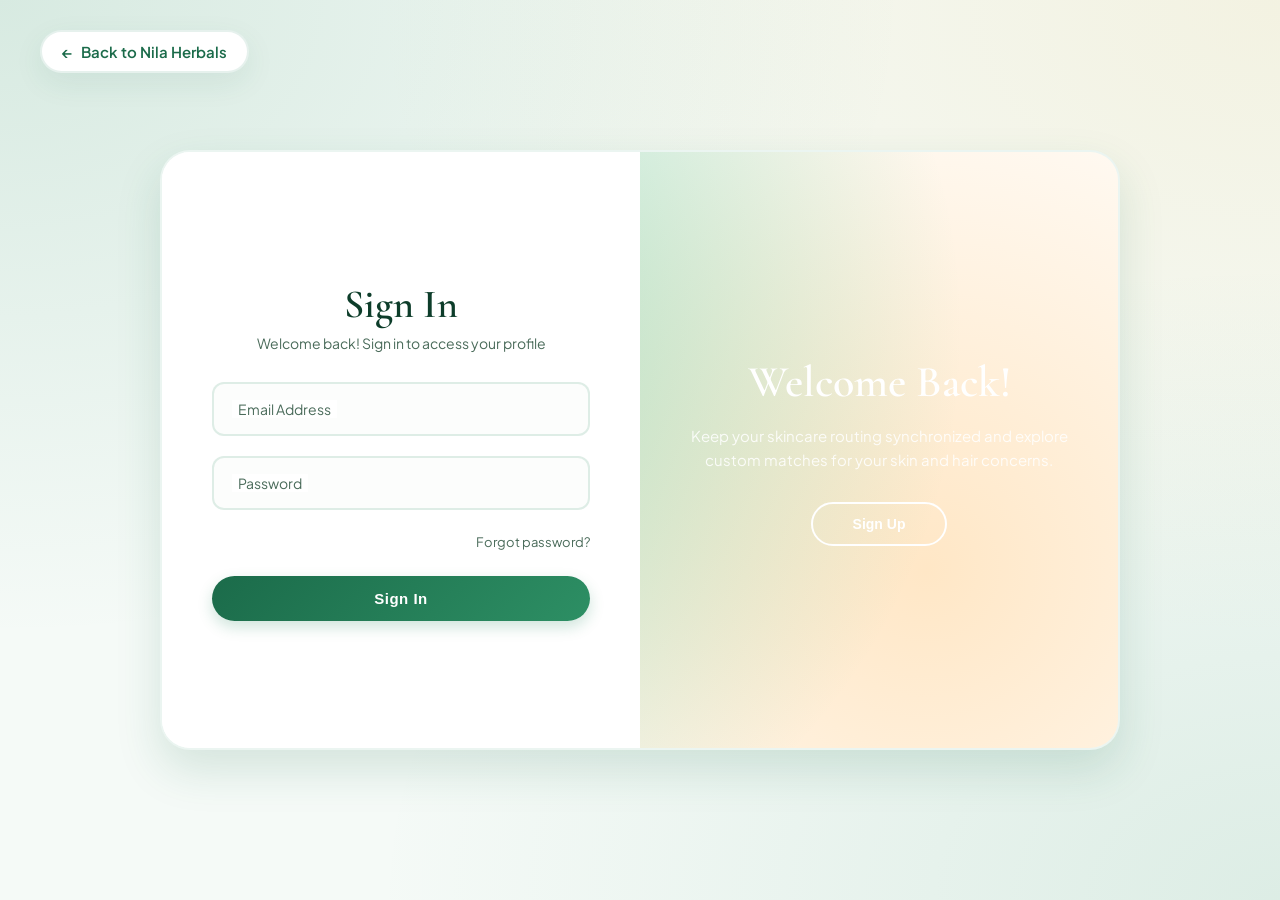
<file: auth.html>
<!DOCTYPE html>
<html lang="en">
<head>
    <meta charset="UTF-8">
    <meta name="viewport" content="width=device-width, initial-scale=1.0">
    <title>Account Access - Nila Herbals</title>
    <link rel="stylesheet" href="auth.css">
</head>
<body>

    <!-- Falling leaves container for theme -->
    <div class="auth-bg-leaves" id="authLeaves"></div>

    <!-- Back to Home floating action -->
    <a href="index.html" class="floating-back-btn">
        <span class="arrow">←</span> Back to Nila Herbals
    </a>

    <!-- Main sliding container -->
    <div class="auth-wrapper" id="authWrapper">
        
        <!-- Sign Up (Register) Panel -->
        <div class="form-container sign-up-container">
            <form id="signUpForm" onsubmit="handleFormSubmit(event, 'signup')">
                <h1>Create Account</h1>
                <p class="form-sub">Start your pure skincare journey with Nila today</p>
                
                <div class="input-field">
                    <input type="text" id="regName" required placeholder=" " autocomplete="name">
                    <label for="regName">Full Name</label>
                </div>
                
                <div class="input-field">
                    <input type="email" id="regEmail" required placeholder=" " autocomplete="email">
                    <label for="regEmail">Email Address</label>
                </div>
                
                <div class="input-field">
                    <input type="password" id="regPassword" required placeholder=" " autocomplete="new-password">
                    <label for="regPassword">Password</label>
                </div>
                
                <div class="checkbox-field">
                    <input type="checkbox" id="agreeTerms" required>
                    <label for="agreeTerms">I agree to the Terms & Privacy Policy</label>
                </div>
                
                <button type="submit" class="auth-submit-btn">Sign Up</button>
                <div class="mobile-toggle">
                    Already have an account? <button type="button" onclick="toggleMobileAuth()">Sign In</button>
                </div>
            </form>
        </div>

        <!-- Sign In (Login) Panel -->
        <div class="form-container sign-in-container">
            <form id="signInForm" onsubmit="handleFormSubmit(event, 'signin')">
                <h1>Sign In</h1>
                <p class="form-sub">Welcome back! Sign in to access your profile</p>
                
                <div class="input-field">
                    <input type="email" id="logEmail" required placeholder=" " autocomplete="email">
                    <label for="logEmail">Email Address</label>
                </div>
                
                <div class="input-field">
                    <input type="password" id="logPassword" required placeholder=" " autocomplete="current-password">
                    <label for="logPassword">Password</label>
                </div>
                
                <div class="forgot-pwd-wrap">
                    <a href="#" class="forgot-link" onclick="alert('Password reset link sent to your email.');">Forgot password?</a>
                </div>
                
                <button type="submit" class="auth-submit-btn">Sign In</button>
                <div class="mobile-toggle">
                    New to Nila? <button type="button" onclick="toggleMobileAuth()">Sign Up</button>
                </div>
            </form>
        </div>

        <!-- Sliding Overlay Panel (For Desktop) -->
        <div class="overlay-container">
            <div class="overlay">
                <!-- Left Overlay (Revealed when Sign In is active, shows Sign Up callout) -->
                <div class="overlay-panel overlay-left">
                    <h2>Hello, Glowseeker!</h2>
                    <p>Enter your details and start your journey with pure, organic Ayurvedic skincare formulations.</p>
                    <button class="ghost-btn" id="signInBtn">Sign In</button>
                </div>
                <!-- Right Overlay (Revealed when Sign Up is active, shows Sign In callout) -->
                <div class="overlay-panel overlay-right">
                    <h2>Welcome Back!</h2>
                    <p>Keep your skincare routing synchronized and explore custom matches for your skin and hair concerns.</p>
                    <button class="ghost-btn" id="signUpBtn">Sign Up</button>
                </div>
            </div>
        </div>

    </div>

    <!-- Success Modal -->
    <div class="success-overlay" id="successOverlay">
        <div class="success-card">
            <span class="success-icon">🌿</span>
            <h2 id="successMessageTitle">Success!</h2>
            <p id="successMessageDesc">Redirecting to your custom dashboard...</p>
        </div>
    </div>

    <script src="auth.js"></script>
</body>
</html>
</file>
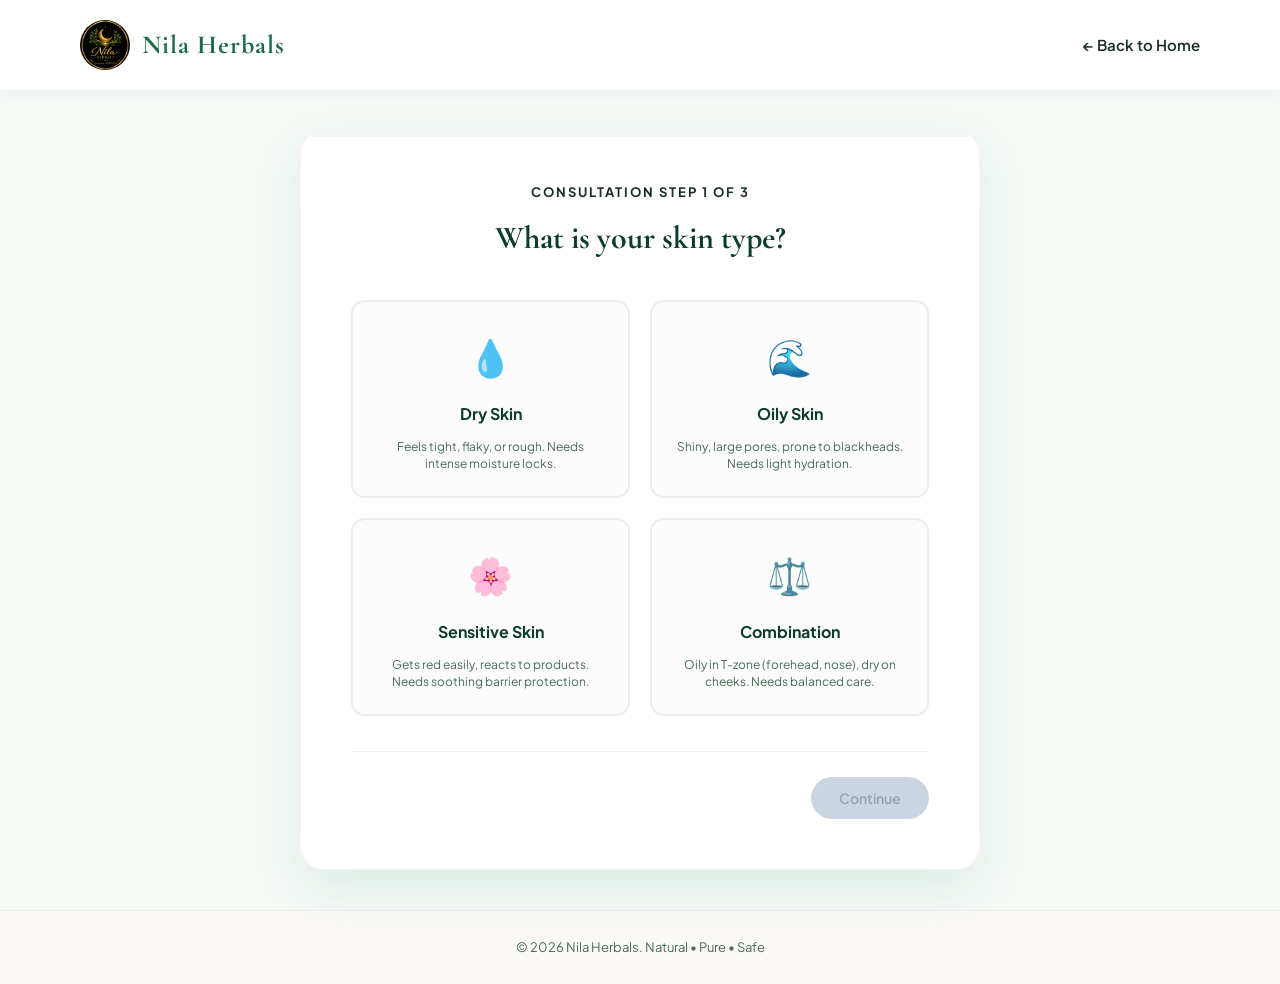
<file: quiz.html>
<!DOCTYPE html>
<html lang="en">
<head>
    <meta charset="UTF-8">
    <meta name="viewport" content="width=device-width, initial-scale=1.0">
    <title>Skincare Routine Quiz - Nila Herbals</title>
    <link rel="stylesheet" href="nila.css">
    <style>
        /* Quiz Page Specific Styles */
        .quiz-page-body {
            min-height: 100vh;
            display: flex;
            flex-direction: column;
            justify-content: space-between;
        }

        .quiz-navbar {
            background: white;
            padding: 20px 80px;
            display: flex;
            justify-content: space-between;
            align-items: center;
            box-shadow: var(--shadow-sm);
        }

        .quiz-navbar .logo-group {
            display: flex;
            align-items: center;
            gap: 12px;
            cursor: pointer;
        }

        .quiz-navbar img {
            width: 50px;
            height: 50px;
            border-radius: 50%;
            border: 1px solid var(--accent-color);
        }

        .back-home-btn {
            color: var(--primary-color);
            text-decoration: none;
            font-weight: 600;
            font-size: 15px;
            display: flex;
            align-items: center;
            gap: 8px;
            transition: all 0.3s ease;
        }

        .back-home-btn:hover {
            color: var(--accent-color);
            transform: translateX(-4px);
        }

        .quiz-main {
            flex-grow: 1;
            display: flex;
            justify-content: center;
            align-items: center;
            padding: 40px 20px;
            position: relative;
            z-index: 2;
        }

        .quiz-card {
            background: white;
            border-radius: var(--radius-lg);
            box-shadow: var(--shadow-lg);
            width: 100%;
            max-width: 680px;
            padding: 50px;
            border: 1px solid rgba(36, 77, 56, 0.05);
            position: relative;
            overflow: hidden;
        }

        .quiz-progress-container {
            width: 100%;
            height: 6px;
            background: rgba(36, 77, 56, 0.05);
            position: absolute;
            top: 0;
            left: 0;
        }

        .quiz-progress-bar {
            height: 100%;
            background: linear-gradient(90deg, var(--primary-light), var(--accent-color));
            width: 0%;
            transition: width 0.4s ease;
        }

        .quiz-step {
            display: none;
            animation: fadeInSlide 0.5s ease forwards;
        }

        .quiz-step.active {
            display: block;
        }

        @keyframes fadeInSlide {
            from {
                opacity: 0;
                transform: translateY(20px);
            }
            to {
                opacity: 1;
                transform: translateY(0);
            }
        }

        .step-header {
            text-align: center;
            margin-bottom: 35px;
        }

        .step-header span {
            font-size: 13px;
            color: var(--accent-color);
            font-weight: 700;
            text-transform: uppercase;
            letter-spacing: 2px;
            display: block;
            margin-bottom: 8px;
        }

        .step-header h2 {
            font-family: var(--font-heading);
            font-size: 32px;
            color: var(--primary-dark);
        }

        .options-grid {
            display: grid;
            grid-template-columns: repeat(2, 1fr);
            gap: 20px;
            margin-bottom: 35px;
        }

        .quiz-option {
            background: #fbfcfb;
            border: 2px solid rgba(36, 77, 56, 0.08);
            border-radius: var(--radius-md);
            padding: 24px;
            cursor: pointer;
            text-align: center;
            transition: all 0.3s cubic-bezier(0.165, 0.84, 0.44, 1);
            display: flex;
            flex-direction: column;
            align-items: center;
            gap: 12px;
        }

        .quiz-option:hover {
            transform: translateY(-4px);
            border-color: var(--primary-light);
            background: rgba(36, 77, 56, 0.01);
            box-shadow: var(--shadow-md);
        }

        .quiz-option.selected {
            border-color: var(--primary-color);
            background: rgba(36, 77, 56, 0.04);
            box-shadow: 0 8px 20px rgba(36, 77, 56, 0.08);
        }

        .option-emoji {
            font-size: 36px;
            display: block;
            transition: transform 0.3s ease;
        }

        .quiz-option:hover .option-emoji {
            transform: scale(1.15) rotate(5deg);
        }

        .option-title {
            font-weight: 700;
            color: var(--primary-dark);
            font-size: 16px;
        }

        .option-desc {
            font-size: 12px;
            color: var(--text-muted);
            line-height: 1.4;
        }

        .quiz-controls {
            display: flex;
            justify-content: space-between;
            align-items: center;
            border-top: 1px solid rgba(36, 77, 56, 0.08);
            padding-top: 25px;
            flex-wrap: wrap;
            gap: 15px;
        }

        .quiz-btn {
            padding: 12px 28px;
            border-radius: 30px;
            font-family: var(--font-body);
            font-weight: 600;
            font-size: 14px;
            cursor: pointer;
            transition: all 0.3s ease;
            border: none;
        }

        .btn-secondary {
            background: transparent;
            color: var(--text-muted);
            border: 1px solid rgba(36, 77, 56, 0.15);
        }

        .btn-secondary:hover {
            background: rgba(36, 77, 56, 0.03);
            color: var(--primary-color);
        }

        .btn-primary {
            background: var(--primary-color);
            color: white;
            box-shadow: 0 4px 12px rgba(36, 77, 56, 0.15);
        }

        .btn-primary:hover {
            background: var(--accent-color);
            transform: translateY(-1px);
        }

        .btn-primary:disabled {
            background: #cbd5e1;
            color: #94a3b8;
            cursor: not-allowed;
            box-shadow: none;
        }

        /* Result Panel Styling */
        .result-container {
            text-align: center;
        }

        .result-header h3 {
            font-family: var(--font-heading);
            font-size: 36px;
            color: var(--primary-dark);
            margin-bottom: 8px;
        }

        .result-subtitle {
            font-size: 15px;
            color: var(--text-muted);
            margin-bottom: 30px;
        }

        .routine-grid {
            display: grid;
            grid-template-columns: 1fr 1fr;
            gap: 25px;
            margin-bottom: 35px;
            text-align: left;
        }

        .routine-card {
            background: rgba(36, 77, 56, 0.03);
            border-radius: var(--radius-md);
            padding: 24px;
            border: 1px solid rgba(36, 77, 56, 0.05);
        }

        .routine-card.pm-routine {
            background: rgba(197, 160, 89, 0.03);
            border-color: rgba(197, 160, 89, 0.05);
        }

        .routine-card h4 {
            font-family: var(--font-heading);
            font-size: 22px;
            color: var(--primary-dark);
            margin-bottom: 15px;
            display: flex;
            align-items: center;
            gap: 8px;
        }

        .routine-card.pm-routine h4 {
            color: var(--accent-hover);
        }

        .routine-steps {
            display: flex;
            flex-direction: column;
            gap: 12px;
        }

        .step-item {
            display: flex;
            align-items: center;
            gap: 12px;
            background: white;
            padding: 10px 14px;
            border-radius: 8px;
            box-shadow: 0 2px 6px rgba(0,0,0,0.02);
            border: 1px solid rgba(36, 77, 56, 0.02);
        }

        .step-number {
            width: 22px;
            height: 22px;
            border-radius: 50%;
            background: var(--primary-light);
            color: white;
            font-size: 11px;
            font-weight: 700;
            display: flex;
            justify-content: center;
            align-items: center;
        }

        .pm-routine .step-number {
            background: var(--accent-color);
        }

        .step-name {
            font-size: 13px;
            font-weight: 600;
            color: var(--text-color);
        }

        .quiz-share-actions {
            display: flex;
            justify-content: center;
            gap: 15px;
            flex-wrap: wrap;
        }

        /* Responsive */
        @media (max-width: 640px) {
            .quiz-navbar {
                padding: 15px 20px;
            }
            .quiz-card {
                padding: 30px 20px;
            }
            .options-grid {
                grid-template-columns: 1fr;
                gap: 15px;
            }
            .routine-grid {
                grid-template-columns: 1fr;
            }
            .quiz-controls {
                justify-content: center;
            }
        }
    </style>
</head>
<body class="quiz-page-body">

    <!-- ================= NAVBAR ================= -->
    <header class="quiz-navbar">
        <div class="logo-group" onclick="window.location.href='index.html'">
            <img src="logo img.jpeg" alt="Nila Logo">
            <span class="logo-text">Nila Herbals</span>
        </div>
        <a href="index.html" class="back-home-btn">← Back to Home</a>
    </header>

    <!-- ================= QUIZ CONTAINER ================= -->
    <main class="quiz-main">
        <div class="quiz-card">
            <!-- Progress Bar -->
            <div class="quiz-progress-container">
                <div class="quiz-progress-bar" id="quizProgressBar"></div>
            </div>

            <!-- STEP 1: SKIN TYPE -->
            <div class="quiz-step active" id="step1">
                <div class="step-header">
                    <span>Consultation Step 1 of 3</span>
                    <h2>What is your skin type?</h2>
                </div>
                <div class="options-grid">
                    <div class="quiz-option" data-value="dry" onclick="selectOption(1, this)">
                        <span class="option-emoji">💧</span>
                        <span class="option-title">Dry Skin</span>
                        <span class="option-desc">Feels tight, flaky, or rough. Needs intense moisture locks.</span>
                    </div>
                    <div class="quiz-option" data-value="oily" onclick="selectOption(1, this)">
                        <span class="option-emoji">🌊</span>
                        <span class="option-title">Oily Skin</span>
                        <span class="option-desc">Shiny, large pores, prone to blackheads. Needs light hydration.</span>
                    </div>
                    <div class="quiz-option" data-value="sensitive" onclick="selectOption(1, this)">
                        <span class="option-emoji">🌸</span>
                        <span class="option-title">Sensitive Skin</span>
                        <span class="option-desc">Gets red easily, reacts to products. Needs soothing barrier protection.</span>
                    </div>
                    <div class="quiz-option" data-value="combination" onclick="selectOption(1, this)">
                        <span class="option-emoji">⚖️</span>
                        <span class="option-title">Combination</span>
                        <span class="option-desc">Oily in T-zone (forehead, nose), dry on cheeks. Needs balanced care.</span>
                    </div>
                </div>
                <div class="quiz-controls">
                    <div></div>
                    <button class="quiz-btn btn-primary" id="nextBtn1" disabled onclick="navigateQuiz(2)">Continue</button>
                </div>
            </div>

            <!-- STEP 2: SKIN CONCERN -->
            <div class="quiz-step" id="step2">
                <div class="step-header">
                    <span>Consultation Step 2 of 3</span>
                    <h2>Select your primary concern</h2>
                </div>
                <div class="options-grid">
                    <div class="quiz-option" data-value="dullness" onclick="selectOption(2, this)">
                        <span class="option-emoji">✨</span>
                        <span class="option-title">Dullness & Spots</span>
                        <span class="option-desc">Looking to brighten complexion, reduce marks, and get a natural glow.</span>
                    </div>
                    <div class="quiz-option" data-value="acne" onclick="selectOption(2, this)">
                        <span class="option-emoji">🧪</span>
                        <span class="option-title">Acne & Blemishes</span>
                        <span class="option-desc">Prone to breakouts, clogged pores, or excess sebum. Needs pore care.</span>
                    </div>
                    <div class="quiz-option" data-value="hairfall" onclick="selectOption(2, this)">
                        <span class="option-emoji">🌿</span>
                        <span class="option-title">Hair Fall & Scalp</span>
                        <span class="option-desc">Struggling with weak hair roots, dry ends, or dandruff. Needs scalp nourishment.</span>
                    </div>
                    <div class="quiz-option" data-value="dryness" onclick="selectOption(2, this)">
                        <span class="option-emoji">🧊</span>
                        <span class="option-title">Dehydration & Lines</span>
                        <span class="option-desc">Lacks moisture, looking dull due to loss of plumpness. Needs deep moisture.</span>
                    </div>
                </div>
                <div class="quiz-controls">
                    <button class="quiz-btn btn-secondary" onclick="navigateQuiz(1)">Back</button>
                    <button class="quiz-btn btn-primary" id="nextBtn2" disabled onclick="navigateQuiz(3)">Continue</button>
                </div>
            </div>

            <!-- STEP 3: ROUTINE STYLE -->
            <div class="quiz-step" id="step3">
                <div class="step-header">
                    <span>Consultation Step 3 of 3</span>
                    <h2>Choose your routine depth</h2>
                </div>
                <div class="options-grid">
                    <div class="quiz-option" data-value="minimal" onclick="selectOption(3, this)">
                        <span class="option-emoji">⚡</span>
                        <span class="option-title">Minimalist (2 Steps)</span>
                        <span class="option-desc">Fast, essential care. Takes less than 2 minutes morning and night.</span>
                    </div>
                    <div class="quiz-option" data-value="standard" onclick="selectOption(3, this)">
                        <span class="option-emoji">🌿</span>
                        <span class="option-title">Balanced (3 Steps)</span>
                        <span class="option-desc">Recommended for standard glowing skin. Cleanses, treats, and locks in.</span>
                    </div>
                </div>
                <div class="quiz-controls">
                    <button class="quiz-btn btn-secondary" onclick="navigateQuiz(2)">Back</button>
                    <button class="quiz-btn btn-primary" id="nextBtn3" disabled onclick="calculateRoutine()">See My Routine</button>
                </div>
            </div>

            <!-- STEP 4: RECOMMENDATION RESULT -->
            <div class="quiz-step" id="stepResult">
                <div class="result-container">
                    <div class="result-header">
                        <h3>Your Personalized Routine</h3>
                        <p class="result-subtitle" id="quizSummaryText">Based on your consultation details</p>
                    </div>

                    <div class="routine-grid" id="routineGridContainer">
                        <!-- Dynamic content goes here -->
                    </div>

                    <div class="quiz-share-actions">
                        <button class="quiz-btn btn-secondary" onclick="restartQuiz()">Restart Quiz</button>
                        <button class="quiz-btn btn-primary" onclick="alert('Your routine has been saved! Redirecting to products...'); window.location.href='index.html#Products';">Shop Routine Products 🌿</button>
                    </div>
                </div>
            </div>

        </div>
    </main>

    <!-- Footer Copyright Only -->
    <footer style="text-align: center; padding: 25px; background: #faf9f6; border-top: 1px solid rgba(36, 77, 56, 0.05); font-size: 13px; color: var(--text-muted);">
        &copy; 2026 Nila Herbals. Natural • Pure • Safe
    </footer>

    <script src="quiz.js"></script>
    <script src="script.js"></script>
</body>
</html>
</file>
<file: nila.css>
@import url('https://fonts.googleapis.com/css2?family=Cormorant+Garamond:ital,wght@0,300;0,400;0,500;0,600;0,700;1,400&family=Plus+Jakarta+Sans:wght@300;400;500;600;700&display=swap');

:root {
    /* ─── 🌿 Emerald Botanical Green Palette ─── */
    --primary: #1B6B4A;            /* Deep Emerald */
    --primary-light: #2D8F64;      /* Fresh Emerald */
    --primary-dark: #0D3D2A;       /* Dark Forest */
    --secondary: #7CC9A0;          /* Soft Mint */
    --secondary-light: #AEE0C6;    /* Pale Mint */
    --accent: #F2ECDD;             /* Warm Cream */
    --accent-dark: #E4DCCB;        /* Deeper Cream */
    --btn-color: #1A8A5C;          /* Vivid Green */
    --btn-hover: #126B45;          /* Deep Green */
    --btn-light: #3AAE78;          /* Light Green */
    --text-color: #1A2E24;         /* Dark Forest Text */
    --text-muted: #4A6B5A;         /* Muted Green */
    --text-light: #7A9A8A;         /* Faded Sage */
    --bg: #F5FAF7;                 /* Fresh Mint White */
    --bg-card: #FFFFFF;
    --bg-warm: #EFF7F2;            /* Soft Mint Tint */
    --border: rgba(27, 107, 74, 0.09);
    --border-accent: rgba(26, 138, 92, 0.10);

    /* ─── Typography ─── */
    --font-heading: 'Cormorant Garamond', Georgia, serif;
    --font-body: 'Plus Jakarta Sans', sans-serif;

    /* ─── Refined Shadow System (Green-Toned) ─── */
    --shadow-xs: 0 1px 3px rgba(27, 107, 74, 0.05);
    --shadow-sm: 0 4px 12px rgba(27, 107, 74, 0.06);
    --shadow-md: 0 8px 30px rgba(27, 107, 74, 0.08);
    --shadow-lg: 0 20px 50px rgba(27, 107, 74, 0.10);
    --shadow-hover: 0 12px 35px rgba(26, 138, 92, 0.15);
    --shadow-btn: 0 4px 14px rgba(26, 138, 92, 0.22);

    /* ─── Radii ─── */
    --radius-sm: 8px;
    --radius-md: 14px;
    --radius-lg: 24px;
    --radius-xl: 32px;
}

/* ═══════════════════ RESET & BASE ═══════════════════ */
* {
    margin: 0;
    padding: 0;
    box-sizing: border-box;
}

html {
    scroll-behavior: smooth;
    scroll-padding-top: 90px;
}

body {
    background-color: var(--bg);
    font-family: var(--font-body);
    color: var(--text-color);
    line-height: 1.7;
    -webkit-font-smoothing: antialiased;
    -moz-osx-font-smoothing: grayscale;
}


/* ═══════════════════ SCROLL REVEAL ═══════════════════ */
.animate-on-scroll {
    opacity: 0;
    transform: translateY(28px);
    transition: opacity 0.9s cubic-bezier(0.22, 1, 0.36, 1),
                transform 0.9s cubic-bezier(0.22, 1, 0.36, 1);
    will-change: opacity, transform;
}

.animate-on-scroll.revealed {
    opacity: 1;
    transform: translateY(0);
}


/* ═══════════════════ LEAF PARTICLES ═══════════════════ */
.falling-leaf {
    position: fixed;
    top: -35px;
    z-index: 1;
    pointer-events: none;
    user-select: none;
    animation-name: fallAndSway;
    animation-timing-function: linear;
    animation-iteration-count: 1;
    animation-fill-mode: forwards;
}

@keyframes fallAndSway {
    0% {
        top: -35px;
        transform: translateX(0) rotate(0deg);
        opacity: 0;
    }
    10% { opacity: var(--leaf-opacity, 0.35); }
    90% { opacity: var(--leaf-opacity, 0.35); }
    100% {
        top: 105vh;
        transform: translateX(var(--leaf-sway, 60px)) rotate(var(--leaf-rotate, 360deg));
        opacity: 0;
    }
}


/* ═══════════════════ NAVIGATION ═══════════════════ */
.navbar {
    position: fixed;
    top: 0; left: 0; right: 0;
    z-index: 1000;
    display: flex;
    align-items: center;
    justify-content: space-between;
    padding: clamp(10px,2vw,14px) clamp(16px,5vw,80px);
    background: rgba(245, 250, 247, 0.85);
    backdrop-filter: blur(20px) saturate(180%);
    -webkit-backdrop-filter: blur(20px) saturate(180%);
    border-bottom: 1px solid rgba(27, 107, 74, 0.08);
    transition: all 0.4s cubic-bezier(0.22, 1, 0.36, 1);
    transform: translateY(0);
}

.navbar.scrolled {
    background: rgba(245, 250, 247, 0.95);
    border-bottom-color: rgba(27, 107, 74, 0.15);
    box-shadow: var(--shadow-md);
}

.navbar.hidden-nav {
    transform: translateY(-100%);
}

.nav-brand {
    display: flex;
    align-items: center;
    gap: 14px;
}

#logo {
    width: 52px;
    height: 52px;
    border-radius: 50%;
    border: 2px solid var(--secondary);
    object-fit: cover;
    transition: transform 0.4s ease, border-color 0.4s ease;
}

#logo:hover {
    transform: scale(1.06);
    border-color: var(--btn-color);
}

.logo-text {
    font-family: var(--font-heading);
    font-size: 26px;
    font-weight: 700;
    color: var(--primary);
    letter-spacing: 1px;
}

.nav-links {
    display: flex;
    align-items: center;
    list-style: none;
    gap: 36px;
}

.nav-links a {
    text-decoration: none;
    color: var(--text-color);
    font-weight: 600;
    font-size: 14px;
    letter-spacing: 0.3px;
    position: relative;
    padding: 6px 0;
    transition: color 0.3s ease;
}

.nav-links a::after {
    content: '';
    position: absolute;
    bottom: 0;
    left: 0;
    width: 0;
    height: 2px;
    background-color: var(--btn-color);
    transition: width 0.35s cubic-bezier(0.22, 1, 0.36, 1);
}

.nav-links a:hover {
    color: var(--primary);
}

.nav-links a:hover::after {
    width: 100%;
}

.mobile-only {
    display: none;
}

.nav-auth-btn {
    color: var(--btn-color) !important;
    font-weight: 700 !important;
    border: 1.5px solid rgba(26, 138, 92, 0.22);
    padding: 7px 22px !important;
    border-radius: 24px;
    transition: all 0.3s ease !important;
    background: transparent;
}

.nav-auth-btn:hover {
    background: var(--btn-color);
    color: white !important;
    border-color: var(--btn-color);
}

.shop-btn {
    background: var(--btn-color);
    color: white;
    border: none;
    padding: 11px 28px;
    border-radius: 30px;
    cursor: pointer;
    font-family: var(--font-body);
    font-weight: 700;
    font-size: 13.5px;
    letter-spacing: 0.3px;
    box-shadow: var(--shadow-btn);
    transition: all 0.35s ease;
}

.shop-btn:hover {
    background: var(--btn-hover);
    transform: translateY(-2px);
    box-shadow: 0 6px 20px rgba(26, 138, 92, 0.25);
}

/* Hamburger Toggle */
.nav-toggle {
    display: none;
    flex-direction: column;
    justify-content: space-between;
    width: 24px;
    height: 17px;
    background: transparent;
    border: none;
    cursor: pointer;
    padding: 0;
    z-index: 1001;
}

.nav-toggle .bar {
    width: 100%;
    height: 2px;
    background-color: var(--text-color);
    border-radius: 2px;
    transition: all 0.3s cubic-bezier(0.22, 1, 0.36, 1);
}

.nav-toggle.active .bar:nth-child(1) {
    transform: translateY(7.5px) rotate(45deg);
}
.nav-toggle.active .bar:nth-child(2) {
    opacity: 0;
}
.nav-toggle.active .bar:nth-child(3) {
    transform: translateY(-7.5px) rotate(-45deg);
}


/* ═══════════════════ HERO SECTION ═══════════════════ */
.hero-section {
    min-height: 88vh;
    display: flex;
    align-items: center;
    padding: 110px 80px 50px 80px;
    background: radial-gradient(circle at top right, rgba(124, 201, 160, 0.15), transparent 50%),
                radial-gradient(circle at bottom left, rgba(245, 222, 179, 0.2), transparent 50%);
    position: relative;
    overflow: hidden;
}

.hero-container {
    max-width: 1200px;
    margin: 0 auto;
    display: grid;
    grid-template-columns: 1.1fr 0.9fr;
    gap: 70px;
    align-items: center;
    width: 100%;
}

.hero-content {
    display: flex;
    flex-direction: column;
    align-items: flex-start;
    position: relative;
    z-index: 2;
}

.hero-title {
    font-family: var(--font-heading);
    font-size: 74px;
    line-height: 1.08;
    font-weight: 600;
    color: var(--primary-dark);
    margin-bottom: 22px;
    letter-spacing: -1px;
    background: linear-gradient(135deg, var(--primary-dark) 0%, var(--primary) 50%, var(--btn-color) 100%);
    -webkit-background-clip: text;
    -webkit-text-fill-color: transparent;
    background-clip: text;
}

.hero-subtitle {
    font-size: 17px;
    color: var(--text-muted);
    margin-bottom: 38px;
    max-width: 480px;
    line-height: 1.75;
}

.hero-btn {
    background: var(--btn-color);
    color: white;
    border: none;
    padding: 16px 40px;
    border-radius: 50px;
    cursor: pointer;
    font-family: var(--font-body);
    font-weight: 700;
    font-size: 14.5px;
    letter-spacing: 0.5px;
    box-shadow: var(--shadow-btn);
    transition: all 0.4s cubic-bezier(0.22, 1, 0.36, 1);
}

.hero-btn:hover {
    background: var(--btn-hover);
    transform: translateY(-3px);
    box-shadow: 0 8px 25px rgba(26, 138, 92, 0.28);
}

.hero-image-container {
    display: flex;
    justify-content: center;
    align-items: center;
    position: relative;
    z-index: 2;
}

.hero-image-container::before {
    content: '';
    position: absolute;
    width: 105%;
    height: 105%;
    border-radius: 50% 30% 70% 40% / 50% 60% 30% 60%;
    background: rgba(124, 201, 160, 0.14);
    z-index: -1;
    animation: blobAnimation 14s ease-in-out infinite alternate;
}

.hero-img {
    width: 100%;
    height: 500px;
    object-fit: cover;
    border-radius: 100px 40px 100px 40px;
    box-shadow: var(--shadow-lg);
    border: 6px solid white;
    transition: transform 0.6s cubic-bezier(0.22, 1, 0.36, 1);
}

.hero-img:hover {
    transform: scale(1.02) rotate(0.3deg);
}

@keyframes blobAnimation {
    0%   { border-radius: 50% 30% 70% 40% / 50% 60% 30% 60%; }
    100% { border-radius: 40% 60% 40% 60% / 60% 40% 60% 40%; }
}


/* ═══════════════════ PRODUCTS SECTION ═══════════════════ */
.products-section {
    padding: 110px 80px;
    text-align: center;
    width: 100%;
}

.section-title {
    font-family: var(--font-heading);
    font-size: 48px;
    color: var(--primary-dark);
    margin-bottom: 10px;
    font-weight: 600;
    letter-spacing: -0.5px;
    position: relative;
    display: inline-block;
}

.section-title::after {
    content: '';
    display: block;
    width: 50px;
    height: 3px;
    background: linear-gradient(90deg, var(--btn-color), var(--secondary));
    margin: 12px auto 0;
    border-radius: 2px;
}

.section-subtitle {
    font-size: 16px;
    color: var(--text-muted);
    margin-bottom: 60px;
    letter-spacing: 0.2px;
}

/* Product Grid */
.product-container {
    display: grid;
    grid-template-columns: repeat(auto-fit, minmax(min(100%, 280px), 1fr));
    gap: 28px;
    max-width: 1200px;
    margin: 0 auto;
    padding: 0 10px;
}

/* Flip Card */
.product-card {
    width: 100%;
    height: 440px;
    perspective: 1200px;
}

.card-inner {
    position: relative;
    width: 100%;
    height: 100%;
    transition: transform 0.8s cubic-bezier(0.2, 0.8, 0.2, 1);
    transform-style: preserve-3d;
}

.product-card:hover .card-inner {
    transform: rotateY(180deg);
}

.card, .card-back {
    position: absolute;
    width: 100%;
    height: 100%;
    border-radius: var(--radius-md);
    backface-visibility: hidden;
    overflow: hidden;
    padding: 28px;
    display: flex;
    flex-direction: column;
    align-items: center;
    text-align: center;
    box-shadow: var(--shadow-sm);
    background: rgba(255, 255, 255, 0.75);
    backdrop-filter: blur(12px) saturate(110%);
    -webkit-backdrop-filter: blur(12px) saturate(110%);
    border: 1px solid rgba(255, 255, 255, 0.45);
    transition: border-color 0.4s ease, box-shadow 0.4s ease, background 0.4s ease;
}

.card {
    justify-content: space-between;
}

.product-card:hover .card {
    border-color: var(--secondary);
    box-shadow: var(--shadow-hover);
}

.card img {
    width: 165px;
    height: 165px;
    object-fit: cover;
    border-radius: var(--radius-sm);
    margin-bottom: 14px;
    transition: transform 0.5s ease;
}

.product-card:hover .card img {
    transform: scale(1.05);
}

.card h3 {
    font-family: var(--font-heading);
    font-size: 23px;
    font-weight: 600;
    color: var(--primary-dark);
    margin-bottom: 6px;
}

.product-desc {
    font-size: 13.5px;
    color: var(--text-muted);
    line-height: 1.5;
    flex-grow: 1;
}

.product-size {
    font-size: 11px;
    font-weight: 700;
    color: var(--btn-color);
    background: rgba(26, 138, 92, 0.08);
    padding: 4px 14px;
    border-radius: 20px;
    margin: 8px 0;
    letter-spacing: 0.8px;
    text-transform: uppercase;
}

.buy-btn {
    width: 100%;
    padding: 12px;
    border: none;
    border-radius: 30px;
    background: var(--btn-color);
    color: white;
    font-family: var(--font-body);
    font-weight: 700;
    font-size: 13.5px;
    letter-spacing: 0.3px;
    cursor: pointer;
    box-shadow: var(--shadow-btn);
    transition: all 0.3s ease;
}

.buy-btn:hover {
    background: var(--btn-hover);
    transform: translateY(-2px);
    box-shadow: 0 6px 20px rgba(26, 138, 92, 0.28);
    letter-spacing: 0.6px;
}

/* Card Back */
.card-back {
    background: var(--bg-warm);
    border: 2px solid var(--secondary);
    transform: rotateY(180deg);
    justify-content: center;
}

.card-back h2 {
    font-family: var(--font-heading);
    color: var(--primary);
    margin-bottom: 22px;
    font-size: 25px;
    font-weight: 600;
    position: relative;
}

.card-back h2::after {
    content: '';
    position: absolute;
    bottom: -8px;
    left: 50%;
    transform: translateX(-50%);
    width: 28px;
    height: 2px;
    background: var(--btn-color);
    border-radius: 2px;
}

.ingredients {
    display: flex;
    flex-direction: column;
    gap: 10px;
    width: 100%;
}

.ingredients p {
    font-size: 14px;
    color: var(--text-color);
    font-weight: 600;
    text-align: left;
    padding-left: 20px;
}

/* Card Top Accent Borders */
.aloe-card        { border-top: 4px solid var(--secondary); }
.saffron-card     { border-top: 4px solid #E8C567; }
.bluepea-card     { border-top: 4px solid #5BADE2; }
.glutathione-card { border-top: 4px solid #E08B7A; }
.facepack-card    { border-top: 4px solid #B07CC4; }
.oil-card         { border-top: 4px solid var(--btn-color); }
.spray-card       { border-top: 4px solid var(--primary); }


/* ═══════════════════ PROCESS JOURNEY ═══════════════════ */
.process-section {
    padding: 110px 80px;
    text-align: center;
    width: 100%;
    background: var(--bg-warm);
    border-top: 1px solid var(--border);
    border-bottom: 1px solid var(--border);
}

.process-container {
    display: flex;
    justify-content: center;
    align-items: flex-start;
    flex-wrap: wrap;
    gap: 16px;
    max-width: 1200px;
    margin: 0 auto 60px auto;
}

.process-step {
    width: 150px;
    padding: 26px 16px;
    border-radius: var(--radius-md);
    background: rgba(255, 255, 255, 0.65);
    backdrop-filter: blur(8px);
    -webkit-backdrop-filter: blur(8px);
    border: 1px solid rgba(255, 255, 255, 0.4);
    transition: all 0.4s cubic-bezier(0.22, 1, 0.36, 1);
    box-shadow: var(--shadow-sm);
    display: flex;
    flex-direction: column;
    align-items: center;
}

.process-step:hover {
    transform: translateY(-6px);
    box-shadow: var(--shadow-hover);
    border-color: var(--secondary);
}

.process-circle {
    width: 86px;
    height: 86px;
    border-radius: 50%;
    border: 2px solid var(--secondary-light);
    display: flex;
    justify-content: center;
    align-items: center;
    background: var(--bg);
    margin-bottom: 16px;
    transition: all 0.4s ease;
}

.process-step:hover .process-circle {
    border-color: var(--secondary);
    background: white;
}

.process-circle img {
    width: 50px;
    height: 50px;
    object-fit: contain;
    transition: transform 0.4s ease;
}

.process-step:hover img {
    transform: scale(1.12);
}

.number {
    width: 30px;
    height: 30px;
    background: var(--primary);
    color: white;
    border-radius: 50%;
    font-size: 12px;
    font-weight: 700;
    display: flex;
    justify-content: center;
    align-items: center;
    margin-bottom: 12px;
}

.process-step h3 {
    font-family: var(--font-heading);
    font-size: 18px;
    color: var(--primary);
    margin-bottom: 6px;
    font-weight: 600;
}

.process-step p {
    color: var(--text-muted);
    font-size: 12px;
    line-height: 1.45;
}

.arrow {
    font-size: 22px;
    color: var(--btn-color);
    align-self: center;
    margin-top: 32px;
    animation: moveArrow 1.8s infinite ease-in-out;
}

@keyframes moveArrow {
    0%, 100% { transform: translateX(0); }
    50%      { transform: translateX(5px); }
}

/* Features Highlights */
.features {
    display: flex;
    justify-content: space-around;
    flex-wrap: wrap;
    background: white;
    border-radius: var(--radius-lg);
    padding: 32px 24px;
    box-shadow: var(--shadow-sm);
    max-width: 1100px;
    margin: 0 auto;
    border: 1px solid var(--border);
    gap: 25px;
}

.feature {
    flex: 1;
    min-width: 200px;
    display: flex;
    flex-direction: column;
    align-items: center;
}

.feature-icon {
    font-size: 34px;
    margin-bottom: 10px;
    display: block;
    transition: transform 0.3s ease;
}

.feature:hover .feature-icon {
    transform: scale(1.15);
}

.feature h4 {
    font-family: var(--font-heading);
    font-size: 19px;
    color: var(--primary);
    margin-bottom: 5px;
    font-weight: 700;
}

.feature p {
    color: var(--text-muted);
    font-size: 13.5px;
}


/* ═══════════════════ VIDEO SHOWCASE ═══════════════════ */
.showcase-section {
    padding: 110px 80px;
    width: 100%;
}

.showcase-container {
    max-width: 1200px;
    margin: 0 auto;
    display: grid;
    grid-template-columns: 1.2fr 0.8fr;
    gap: 60px;
    align-items: center;
}

.showcase-video-wrapper {
    position: relative;
    border-radius: var(--radius-lg);
    overflow: hidden;
    box-shadow: var(--shadow-lg);
    border: 5px solid white;
    cursor: pointer;
    aspect-ratio: 16 / 9;
}

.showcase-video-wrapper video {
    width: 100%;
    height: 100%;
    object-fit: cover;
}

.video-overlay-btn {
    position: absolute;
    bottom: 20px;
    right: 20px;
    background: rgba(27, 107, 74, 0.85);
    backdrop-filter: blur(5px);
    color: white;
    width: 48px;
    height: 48px;
    border-radius: 50%;
    display: flex;
    justify-content: center;
    align-items: center;
    font-size: 14px;
    cursor: pointer;
    box-shadow: 0 4px 12px rgba(0,0,0,0.12);
    transition: all 0.3s ease;
}

.video-overlay-btn:hover {
    background: var(--btn-color);
    transform: scale(1.08);
}

.showcase-content {
    display: flex;
    flex-direction: column;
    align-items: flex-start;
}

.section-tag {
    font-size: 11.5px;
    font-weight: 700;
    color: var(--btn-color);
    text-transform: uppercase;
    letter-spacing: 3px;
    margin-bottom: 14px;
}

.section-title-left {
    font-family: var(--font-heading);
    font-size: 44px;
    color: var(--primary-dark);
    line-height: 1.18;
    margin-bottom: 20px;
    font-weight: 600;
}

.showcase-text {
    font-size: 15.5px;
    color: var(--text-muted);
    line-height: 1.75;
    margin-bottom: 32px;
}

.showcase-features {
    display: flex;
    flex-direction: column;
    gap: 22px;
    width: 100%;
}

.sc-feat {
    display: flex;
    gap: 16px;
    align-items: flex-start;
}

.sc-icon {
    font-size: 20px;
    background: var(--accent);
    width: 44px;
    height: 44px;
    border-radius: 50%;
    display: flex;
    justify-content: center;
    align-items: center;
    flex-shrink: 0;
}

.sc-feat h4 {
    font-family: var(--font-heading);
    font-size: 19px;
    color: var(--primary);
    margin-bottom: 3px;
    font-weight: 600;
}

.sc-feat p {
    font-size: 13.5px;
    color: var(--text-muted);
}


/* ═══════════════════ RECOMMENDATION ═══════════════════ */
.recommendation {
    padding: 110px 80px;
    width: 100%;
    max-width: 1200px;
    margin: 0 auto;
}

.recommend-heading {
    text-align: center;
    margin-bottom: 60px;
}

.recommend-heading h2 {
    font-family: var(--font-heading);
    font-size: 48px;
    color: var(--primary-dark);
    margin-bottom: 10px;
    font-weight: 600;
}

.recommend-heading p {
    font-size: 16px;
    color: var(--text-muted);
}

.recommend-container {
    display: grid;
    grid-template-columns: 1fr 1.2fr;
    gap: 60px;
    align-items: center;
}

.options {
    display: flex;
    flex-direction: column;
    gap: 14px;
}

.options button {
    width: 100%;
    padding: 18px 26px;
    display: flex;
    align-items: center;
    gap: 16px;
    border: 1.5px solid var(--border);
    border-radius: 50px;
    background: white;
    color: var(--text-color);
    font-family: var(--font-body);
    font-size: 15px;
    font-weight: 600;
    cursor: pointer;
    box-shadow: var(--shadow-xs);
    transition: all 0.35s cubic-bezier(0.22, 1, 0.36, 1);
    text-align: left;
}

.options button:hover {
    transform: translateX(6px);
    border-color: var(--secondary);
    color: var(--primary);
}

.options button.active {
    background: var(--primary);
    color: white;
    border-color: var(--primary);
    box-shadow: 0 6px 20px rgba(27, 107, 74, 0.20);
}

.icon {
    width: 36px;
    height: 36px;
    border-radius: 50%;
    background: var(--accent);
    display: flex;
    justify-content: center;
    align-items: center;
    font-size: 15px;
}

.options button.active .icon {
    background: rgba(255, 255, 255, 0.18);
}

/* Result Card */
.result {
    width: 100%;
    height: 500px;
    position: relative;
    border-radius: var(--radius-lg);
    background: rgba(255, 255, 255, 0.7);
    backdrop-filter: blur(12px);
    -webkit-backdrop-filter: blur(12px);
    border: 1.5px solid rgba(255, 255, 255, 0.4);
    box-shadow: var(--shadow-md);
    overflow: hidden;
    transition: height 0.4s ease;
}

.product {
    position: absolute;
    inset: 0;
    display: flex;
    flex-direction: column;
    justify-content: center;
    align-items: center;
    padding: 40px;
    opacity: 0;
    transform: scale(0.97);
    transition: all 0.5s cubic-bezier(0.22, 1, 0.36, 1);
    pointer-events: none;
}

.product.active {
    opacity: 1;
    transform: scale(1);
    pointer-events: auto;
}

.product img {
    width: 190px;
    height: 190px;
    object-fit: cover;
    border-radius: var(--radius-md);
    margin-bottom: 22px;
    animation: float 5s ease-in-out infinite;
}

@keyframes float {
    0%, 100% { transform: translateY(0); }
    50%      { transform: translateY(-10px); }
}

.product h3 {
    font-family: var(--font-heading);
    font-size: 27px;
    color: var(--primary);
    margin-bottom: 8px;
    font-weight: 600;
}

.product p {
    text-align: center;
    font-size: 14px;
    color: var(--text-muted);
    line-height: 1.65;
    max-width: 340px;
}

.badge {
    position: absolute;
    top: 22px;
    right: 22px;
    z-index: 10;
    background: linear-gradient(135deg, var(--btn-color), var(--primary));
    color: white;
    padding: 6px 16px;
    border-radius: 20px;
    font-size: 10.5px;
    font-weight: 700;
    letter-spacing: 0.8px;
    text-transform: uppercase;
    box-shadow: 0 3px 10px rgba(26, 138, 92, 0.20);
}


/* ═══════════════════ BOTANICAL INGREDIENTS ═══════════════════ */
.ingredients-section {
    padding: 110px 80px;
    background: linear-gradient(180deg, var(--bg) 0%, var(--accent) 100%);
    width: 100%;
    text-align: center;
}

.ingredients-grid {
    display: grid;
    grid-template-columns: repeat(auto-fit, minmax(min(100%, 280px), 1fr));
    gap: 28px;
    max-width: 1200px;
    margin: 0 auto;
    padding: 0 10px;
}

.ingredient-card {
    background: rgba(255, 255, 255, 0.7);
    backdrop-filter: blur(12px);
    -webkit-backdrop-filter: blur(12px);
    border: 1px solid rgba(255, 255, 255, 0.4);
    border-radius: var(--radius-md);
    overflow: hidden;
    box-shadow: var(--shadow-sm);
    transition: all 0.4s cubic-bezier(0.22, 1, 0.36, 1);
    text-align: left;
    display: flex;
    flex-direction: column;
}

.ingredient-card:hover {
    transform: translateY(-6px);
    box-shadow: var(--shadow-hover);
    border-color: var(--secondary);
}

.ing-img-wrap {
    height: 200px;
    width: 100%;
    overflow: hidden;
    position: relative;
}

.ing-img-wrap img {
    width: 100%;
    height: 100%;
    object-fit: cover;
    transition: transform 0.6s ease;
}

.ingredient-card:hover .ing-img-wrap img {
    transform: scale(1.05);
}

.ing-badge {
    position: absolute;
    top: 14px;
    left: 14px;
    background: var(--primary-dark);
    color: white;
    padding: 4px 12px;
    border-radius: 20px;
    font-size: 10px;
    font-weight: 700;
    text-transform: uppercase;
    letter-spacing: 0.8px;
}

.ing-info {
    padding: 24px;
    flex-grow: 1;
    display: flex;
    flex-direction: column;
}

.ing-info h3 {
    font-family: var(--font-heading);
    font-size: 23px;
    color: var(--primary-dark);
    margin-bottom: 3px;
    font-weight: 600;
}

.ing-scientific {
    font-size: 12.5px;
    font-style: italic;
    color: var(--btn-light);
    margin-bottom: 12px;
}

.ing-desc {
    font-size: 13.5px;
    color: var(--text-muted);
    line-height: 1.65;
    margin-bottom: 18px;
    flex-grow: 1;
}

.ing-benefit-tags {
    display: flex;
    flex-wrap: wrap;
    gap: 7px;
}

.ing-benefit-tags span {
    background: rgba(27, 107, 74, 0.06);
    color: var(--primary);
    font-size: 11px;
    font-weight: 600;
    padding: 4px 11px;
    border-radius: 20px;
}


/* ═══════════════════ ABOUT NILA HERBALS ═══════════════════ */
.about {
    padding: 110px 80px;
    width: 100%;
    max-width: 1200px;
    margin: 0 auto;
}

.about-container {
    display: grid;
    grid-template-columns: 1.15fr 0.85fr;
    align-items: center;
    gap: 80px;
    background: white;
    border-radius: var(--radius-lg);
    padding: 64px;
    box-shadow: var(--shadow-md);
    border: 1px solid var(--border);
    position: relative;
    overflow: hidden;
}

.about-container::before {
    content: '';
    position: absolute;
    top: -60px;
    left: -60px;
    width: 180px;
    height: 180px;
    background: radial-gradient(circle, rgba(124, 201, 160, 0.18) 0%, transparent 70%);
    border-radius: 50%;
    pointer-events: none;
}

.about-content {
    width: 100%;
}

.about-content h2 {
    font-family: var(--font-heading);
    font-size: 46px;
    color: var(--primary-dark);
    margin-bottom: 20px;
    font-weight: 600;
}

.about-content p {
    font-size: 15.5px;
    line-height: 1.85;
    color: var(--text-color);
    margin-bottom: 28px;
    text-align: justify;
}

.about-content span {
    color: var(--primary);
    font-weight: 700;
}

.signature h3 {
    font-size: 26px;
    color: var(--primary-light);
    font-family: var(--font-heading);
    font-style: italic;
    font-weight: 600;
}

.about-image {
    display: flex;
    justify-content: center;
    position: relative;
    width: 100%;
}

.about-image::before {
    content: "";
    position: absolute;
    width: 88%;
    height: 88%;
    background: rgba(124, 201, 160, 0.12);
    border-radius: 50%;
    z-index: 1;
    top: 6%;
    left: 6%;
}

.about-image img {
    width: 100%;
    max-width: 370px;
    border-radius: var(--radius-md);
    box-shadow: var(--shadow-md);
    z-index: 2;
    transition: transform 0.5s ease, box-shadow 0.5s ease;
}

.about-image img:hover {
    transform: scale(1.02);
    box-shadow: var(--shadow-hover);
}


/* ═══════════════════ FOOTER ═══════════════════ */
.footer {
    background: linear-gradient(180deg, var(--primary-dark) 0%, #061F14 100%);
    color: white;
    border-radius: var(--radius-xl) var(--radius-xl) 0 0;
    overflow: hidden;
    margin-top: 100px;
    padding-top: 80px;
}

.footer-top {
    max-width: 1200px;
    margin: 0 auto;
    display: grid;
    grid-template-columns: 1.2fr 0.8fr 1.2fr 1fr;
    gap: 50px;
    padding: 0 40px 60px 40px;
}

.brand-title-wrap {
    display: flex;
    align-items: center;
    gap: 12px;
    margin-bottom: 16px;
}

.footer-logo {
    width: 48px;
    height: 48px;
    border-radius: 50%;
    border: 1.5px solid var(--secondary);
    object-fit: cover;
}

.footer-brand h3 {
    font-family: var(--font-heading);
    font-size: 24px;
    color: white;
}

.footer-tagline {
    font-size: 11px;
    color: var(--secondary);
    letter-spacing: 2.5px;
    text-transform: uppercase;
    font-weight: 700;
    margin-bottom: 14px;
}

.footer-desc {
    color: rgba(255, 255, 255, 0.6);
    font-size: 13.5px;
    line-height: 1.65;
}

.footer-links h4, .footer-contact h4, .footer-newsletter h4 {
    font-family: var(--font-heading);
    font-size: 21px;
    color: white;
    margin-bottom: 24px;
    position: relative;
    font-weight: 600;
}

.footer-links h4::after, .footer-contact h4::after, .footer-newsletter h4::after {
    content: '';
    position: absolute;
    bottom: -6px;
    left: 0;
    width: 24px;
    height: 2px;
    background: var(--secondary);
    border-radius: 2px;
}

.footer-links ul {
    list-style: none;
    display: flex;
    flex-direction: column;
    gap: 12px;
}

.footer-links a {
    color: rgba(255, 255, 255, 0.6);
    text-decoration: none;
    font-size: 14px;
    transition: all 0.3s ease;
}

.footer-links a:hover {
    color: var(--secondary);
    padding-left: 5px;
}

.contact-grid {
    display: flex;
    flex-direction: column;
    gap: 16px;
}

.contact-item {
    display: flex;
    align-items: center;
    gap: 12px;
}

.contact-icon {
    width: 30px;
    height: 30px;
    border-radius: 50%;
    padding: 5px;
    background: rgba(255, 255, 255, 0.06);
    object-fit: contain;
    transition: all 0.3s ease;
}

.contact-item:hover .contact-icon {
    background: var(--secondary);
    transform: translateY(-2px);
}

.contact-item h5 {
    font-size: 12px;
    color: var(--secondary);
    margin-bottom: 1px;
    font-weight: 700;
    letter-spacing: 0.3px;
}

.contact-item p {
    font-size: 13px;
    color: rgba(255, 255, 255, 0.6);
}

.contact-item a {
    color: rgba(255, 255, 255, 0.6);
    text-decoration: none;
    transition: color 0.3s ease;
}

.contact-item a:hover {
    color: white;
}

.footer-newsletter p {
    color: rgba(255, 255, 255, 0.6);
    font-size: 13.5px;
    line-height: 1.65;
    margin-bottom: 20px;
}

.newsletter-form {
    display: flex;
    flex-direction: column;
    gap: 10px;
}

.newsletter-form input {
    background: rgba(255, 255, 255, 0.04);
    border: 1px solid rgba(255, 255, 255, 0.10);
    border-radius: 30px;
    padding: 12px 20px;
    color: white;
    font-family: var(--font-body);
    font-size: 13px;
    width: 100%;
    transition: all 0.3s ease;
}

.newsletter-form input::placeholder {
    color: rgba(255, 255, 255, 0.35);
}

.newsletter-form input:focus {
    outline: none;
    border-color: var(--secondary);
    background: rgba(255, 255, 255, 0.07);
}

.newsletter-form button {
    background: var(--btn-color);
    color: white;
    border: none;
    border-radius: 30px;
    padding: 12px 20px;
    font-family: var(--font-body);
    font-weight: 700;
    font-size: 13px;
    letter-spacing: 0.3px;
    cursor: pointer;
    transition: all 0.3s ease;
}

.newsletter-form button:hover {
    background: var(--btn-light);
}

.footer-divider {
    border-bottom: 1px solid rgba(255, 255, 255, 0.06);
    max-width: 1200px;
    margin: 0 auto;
    width: calc(100% - 80px);
}

.footer-bottom {
    max-width: 1200px;
    margin: 0 auto;
    display: flex;
    justify-content: space-between;
    align-items: center;
    padding: 28px 40px;
    color: rgba(255, 255, 255, 0.4);
    font-size: 12.5px;
}

.footer-bottom-right {
    display: flex;
    align-items: center;
    gap: 24px;
}

.back-to-top {
    background: rgba(255, 255, 255, 0.06);
    border: none;
    color: white;
    width: 34px;
    height: 34px;
    border-radius: 50%;
    cursor: pointer;
    font-size: 11px;
    display: flex;
    justify-content: center;
    align-items: center;
    transition: all 0.3s ease;
}

.back-to-top:hover {
    background: var(--btn-color);
    transform: translateY(-3px);
}


/* ═══════════════════ RESPONSIVE ═══════════════════ */
@media (max-width: 1100px) {
    .process-section .arrow {
        display: none;
    }
    .process-container {
        display: grid;
        grid-template-columns: repeat(3, 1fr);
        gap: 24px;
    }
    .process-step {
        width: 100%;
    }
}

@media (max-width: 1024px) {
    .hero-section, .products-section, .process-section, .recommendation, .about, .ingredients-section, .showcase-section {
        padding: 100px 40px 70px 40px;
    }

    .hero-container, .recommend-container, .about-container, .showcase-container {
        gap: 40px;
    }

    .hero-title {
        font-size: 56px;
    }

    .footer-top {
        grid-template-columns: 1fr 1fr;
        gap: 40px;
    }
}

@media (max-width: 768px) {
    .nav-toggle {
        display: flex;
    }

    .nav-links {
        display: none;
        position: absolute;
        top: 100%;
        left: 0;
        width: 100%;
        background-color: rgba(245, 250, 247, 0.98);
        backdrop-filter: blur(15px);
        -webkit-backdrop-filter: blur(15px);
        flex-direction: column;
        padding: 36px 24px;
        gap: 22px;
        box-shadow: var(--shadow-lg);
        border-bottom: 2px solid var(--secondary);
        opacity: 0;
        transform: translateY(-10px);
        pointer-events: none;
        transition: all 0.3s ease;
    }

    .nav-links.active {
        display: flex;
        opacity: 1;
        transform: translateY(0);
        pointer-events: auto;
    }

    .mobile-only {
        display: block;
        width: 100%;
    }
    
    .mobile-only .shop-btn {
        width: 100%;
        margin-top: 10px;
    }

    .desktop-only {
        display: none !important;
    }

    .hero-section {
        min-height: auto;
    }

    .hero-container {
        grid-template-columns: 1fr;
        text-align: center;
        gap: 36px;
    }

    .hero-content {
        align-items: center;
    }

    .hero-image-container {
        order: -1;
    }

    .hero-img {
        max-width: 340px;
        height: auto;
        aspect-ratio: 1 / 1;
        border-radius: 60px 20px 60px 20px;
    }

    .showcase-container {
        grid-template-columns: 1fr;
        gap: 36px;
    }

    .recommend-container {
        grid-template-columns: 1fr;
        gap: 36px;
    }

    .about-container {
        grid-template-columns: 1fr;
        text-align: center;
        padding: 40px 24px;
    }

    .about-content p {
        text-align: center;
    }

    .about-image {
        max-width: 280px;
        margin: 0 auto;
    }

    .process-container {
        grid-template-columns: repeat(2, 1fr);
        gap: 18px;
    }
}

@media (max-width: 600px) {
    .hero-section, .products-section, .process-section, .recommendation, .about, .ingredients-section, .showcase-section {
        padding: 90px 20px 50px 20px;
    }

    .hero-title {
        font-size: 42px;
    }

    .section-title {
        font-size: 36px;
    }

    .process-container {
        grid-template-columns: 1fr;
        max-width: 300px;
        margin: 0 auto 40px auto;
    }

    .footer-top {
        grid-template-columns: 1fr;
        gap: 30px;
        padding: 0 20px 40px 20px;
    }

    .footer-bottom {
        flex-direction: column;
        text-align: center;
        gap: 14px;
        padding: 24px 20px;
    }

    .result {
        height: auto;
        min-height: 480px;
    }

    .product {
        position: relative;
        padding: 30px 15px;
        display: none;
    }

    .product.active {
        display: flex;
    }

    .product img {
        width: 160px;
        height: 160px;
    }
}

/* ==========================================================
   NEW PREMIUM FEATURES STYLES (Emerald Botanical Green Theme)
   ========================================================== */

/* 1. Float Animation for Hero Image */
.float-slow {
    animation: floatSlow 6s ease-in-out infinite;
}

@keyframes floatSlow {
    0%, 100% {
        transform: translateY(0) rotate(0.3deg);
    }
    50% {
        transform: translateY(-12px) rotate(-0.3deg);
    }
}

/* 2. Wave dividers */
.wave-divider {
    position: absolute;
    bottom: -1px;
    left: 0;
    width: 100%;
    overflow: hidden;
    line-height: 0;
    z-index: 10;
}

.wave-divider svg {
    position: relative;
    display: block;
    width: calc(130% + 1.3px);
    height: 60px;
    transform: rotateY(180deg);
}

.wave-divider-top {
    position: absolute;
    top: -1px;
    left: 0;
    width: 100%;
    overflow: hidden;
    line-height: 0;
    z-index: 10;
}

.wave-divider-top svg {
    position: relative;
    display: block;
    width: calc(130% + 1.3px);
    height: 60px;
}

/* 3. Stats Section */
.stats-section {
    padding: 60px 80px;
    background: var(--bg-warm);
    position: relative;
}

.stats-container {
    max-width: 1200px;
    margin: 0 auto;
    display: grid;
    grid-template-columns: repeat(auto-fit, minmax(220px, 1fr));
    gap: 30px;
}

.stat-card {
    background: rgba(255, 255, 255, 0.6);
    backdrop-filter: blur(10px);
    -webkit-backdrop-filter: blur(10px);
    border: 1px solid rgba(255, 255, 255, 0.5);
    border-radius: var(--radius-md);
    padding: 30px 24px;
    text-align: center;
    box-shadow: var(--shadow-sm);
    transition: all 0.4s cubic-bezier(0.22, 1, 0.36, 1);
}

.stat-card:hover {
    transform: translateY(-5px);
    border-color: var(--secondary);
    box-shadow: var(--shadow-hover);
}

.stat-icon {
    font-size: 32px;
    margin-bottom: 12px;
}

.stat-num {
    font-family: var(--font-heading);
    font-size: 40px;
    font-weight: 700;
    color: var(--primary-dark);
    line-height: 1;
    margin-bottom: 6px;
}

.stat-label {
    font-size: 13.5px;
    font-weight: 600;
    color: var(--text-muted);
    text-transform: uppercase;
    letter-spacing: 0.8px;
}

/* 4. Customer Reviews Section */
.reviews-section {
    padding: 120px 80px 80px 80px;
    background: var(--bg-warm);
    position: relative;
    text-align: center;
}

.reviews-container {
    max-width: 1200px;
    margin: 0 auto;
    display: grid;
    grid-template-columns: repeat(auto-fit, minmax(320px, 1fr));
    gap: 30px;
    padding: 20px 10px;
}

.review-card {
    background: rgba(255, 255, 255, 0.7);
    backdrop-filter: blur(14px);
    -webkit-backdrop-filter: blur(14px);
    border: 1px solid rgba(255, 255, 255, 0.5);
    border-radius: var(--radius-lg);
    padding: 40px 32px;
    text-align: left;
    box-shadow: var(--shadow-sm);
    transition: all 0.4s cubic-bezier(0.22, 1, 0.36, 1);
    display: flex;
    flex-direction: column;
    justify-content: space-between;
    position: relative;
}

.review-card::before {
    content: '“';
    position: absolute;
    top: 20px;
    right: 32px;
    font-family: var(--font-heading);
    font-size: 80px;
    line-height: 1;
    color: rgba(27, 107, 74, 0.08);
}

.review-card:hover {
    transform: translateY(-8px);
    border-color: var(--secondary);
    box-shadow: var(--shadow-hover);
}

.review-card .stars {
    color: #E8C567;
    font-size: 18px;
    margin-bottom: 16px;
    letter-spacing: 2px;
}

.review-text {
    font-size: 14.5px;
    line-height: 1.7;
    color: var(--text-color);
    font-style: italic;
    margin-bottom: 24px;
    position: relative;
    z-index: 2;
}

.reviewer {
    display: flex;
    align-items: center;
    gap: 14px;
}

.reviewer .avatar {
    width: 44px;
    height: 44px;
    border-radius: 50%;
    background: linear-gradient(135deg, var(--primary), var(--secondary));
    color: white;
    font-weight: 700;
    display: flex;
    justify-content: center;
    align-items: center;
    font-size: 14px;
    letter-spacing: 0.5px;
}

.reviewer h4 {
    font-family: var(--font-heading);
    font-size: 17px;
    color: var(--primary-dark);
    font-weight: 700;
    margin-bottom: 2px;
}

.reviewer span {
    font-size: 11px;
    color: var(--text-light);
    text-transform: uppercase;
    font-weight: 600;
    letter-spacing: 0.5px;
}

/* 5. Premium Buttons Shimmer Hover Effects */
.shop-btn, .hero-btn, .buy-btn, .newsletter-form button {
    position: relative;
    overflow: hidden;
}

.shop-btn::before, .hero-btn::before, .buy-btn::before, .newsletter-form button::before {
    content: '';
    position: absolute;
    top: 0;
    left: -150%;
    width: 50%;
    height: 100%;
    background: linear-gradient(to right, rgba(255, 255, 255, 0) 0%, rgba(255, 255, 255, 0.35) 100%);
    transform: skewX(-25deg);
    transition: left 0.75s ease-in-out;
}

.shop-btn:hover::before, .hero-btn:hover::before, .buy-btn:hover::before, .newsletter-form button:hover::before {
    left: 150%;
}

/* 6. Soft glowing animations and highlights */
.glow-effect {
    box-shadow: 0 0 20px rgba(27, 107, 74, 0.15);
}

.product-card:hover .card {
    box-shadow: 0 15px 40px rgba(27, 107, 74, 0.15);
    border-color: rgba(27, 107, 74, 0.25);
}

.ingredient-card:hover {
    box-shadow: 0 15px 40px rgba(27, 107, 74, 0.15);
    border-color: rgba(27, 107, 74, 0.25);
}

/* Mobile responsive fixes for new sections */
@media (max-width: 768px) {
    .stats-section {
        padding: 40px 20px;
    }
    
    .reviews-section {
        padding: 80px 20px 60px 20px;
    }
    
    .reviews-container {
        grid-template-columns: 1fr;
    }
    
    .wave-divider svg, .wave-divider-top svg {
        height: 40px;
    }
}


/* ═══════════════════════════════════════════════════════════════
   INTERACTIVE INGREDIENT EXPLORER - Circular Orbital Layout
   ═══════════════════════════════════════════════════════════════ */
.ingredient-explorer-section {
    padding: 100px 80px;
    background: var(--bg-warm);
    text-align: center;
    width: 100%;
    border-top: 1px solid var(--border);
    overflow: hidden;
}

.ie-container {
    max-width: 1100px;
    margin: 0 auto;
}

.ie-header {
    margin-bottom: 60px;
}

.ie-tag {
    font-size: 13px;
    font-weight: 700;
    color: var(--btn-color);
    text-transform: uppercase;
    letter-spacing: 3px;
    display: block;
    margin-bottom: 8px;
}

.ie-title {
    font-family: var(--font-heading);
    font-size: 52px;
    font-weight: 600;
    color: var(--primary-dark);
    margin-bottom: 10px;
    letter-spacing: -0.5px;
}

.ie-subtitle {
    font-size: 16px;
    color: var(--text-muted);
}

/* Wheel Wrapper — contains center + orbiting items */
.ie-wheel-wrapper {
    position: relative;
    width: 380px;
    height: 380px;
    margin: 0 auto 50px auto;
}

/* Center Circle */
.ie-center {
    position: absolute;
    top: 50%;
    left: 50%;
    transform: translate(-50%, -50%);
    width: 120px;
    height: 120px;
    border-radius: 50%;
    background: white;
    border: 3px solid var(--secondary);
    display: flex;
    flex-direction: column;
    justify-content: center;
    align-items: center;
    box-shadow: var(--shadow-md);
    z-index: 10;
}

.ie-center-icon {
    font-size: 28px;
    margin-bottom: 4px;
}

.ie-center-label {
    font-family: var(--font-heading);
    font-size: 14px;
    font-weight: 600;
    color: var(--primary);
    line-height: 1.2;
}

/* Orbit Container */
.ie-orbit {
    position: absolute;
    width: 100%;
    height: 100%;
    animation: ieRotate 30s linear infinite;
}

@keyframes ieRotate {
    from { transform: rotate(0deg); }
    to   { transform: rotate(360deg); }
}

.ie-orbit:hover {
    animation-play-state: paused;
}

/* Orbiting Items */
.ie-item {
    position: absolute;
    top: 50%;
    left: 50%;
    width: 80px;
    height: 80px;
    margin: -40px 0 0 -40px;
    transform: rotate(var(--angle)) translateX(160px) rotate(calc(-1 * var(--angle)));
    cursor: pointer;
    text-align: center;
    transition: transform 0.4s ease;
}

/* Counter-rotate text to keep upright */
.ie-item > * {
    animation: ieCounterRotate 30s linear infinite;
}

@keyframes ieCounterRotate {
    from { transform: rotate(0deg); }
    to   { transform: rotate(-360deg); }
}

.ie-orbit:hover .ie-item > * {
    animation-play-state: paused;
}

.ie-item-circle {
    width: 66px;
    height: 66px;
    border-radius: 50%;
    background: white;
    border: 2.5px solid var(--secondary-light);
    display: flex;
    justify-content: center;
    align-items: center;
    margin: 0 auto 6px auto;
    box-shadow: var(--shadow-sm);
    transition: all 0.3s ease;
}

.ie-item.active .ie-item-circle,
.ie-item:hover .ie-item-circle {
    border-color: var(--btn-color);
    background: rgba(26, 138, 92, 0.08);
    box-shadow: 0 4px 18px rgba(26, 138, 92, 0.20);
    transform: scale(1.12);
}

.ie-item-emoji {
    font-size: 26px;
}

.ie-item-name {
    font-size: 11px;
    font-weight: 700;
    color: var(--primary);
    letter-spacing: 0.3px;
    white-space: nowrap;
}

/* Connecting Circle (Dashed ring) */
.ie-wheel-wrapper::before {
    content: '';
    position: absolute;
    top: 50%;
    left: 50%;
    transform: translate(-50%, -50%);
    width: 320px;
    height: 320px;
    border-radius: 50%;
    border: 2px dashed rgba(27, 107, 74, 0.12);
    pointer-events: none;
}

/* Ingredient Detail Cards */
.ie-details {
    position: relative;
    min-height: 140px;
}

.ie-detail-card {
    display: none;
    background: white;
    border-radius: var(--radius-lg);
    padding: 32px 40px;
    max-width: 500px;
    margin: 0 auto;
    box-shadow: var(--shadow-sm);
    border: 1px solid var(--border);
    text-align: center;
    animation: ieDetailFade 0.4s ease-out;
}

.ie-detail-card.active {
    display: block;
}

@keyframes ieDetailFade {
    from { opacity: 0; transform: translateY(12px); }
    to   { opacity: 1; transform: translateY(0); }
}

.ie-detail-icon {
    font-size: 36px;
    margin-bottom: 10px;
}

.ie-detail-card h3 {
    font-family: var(--font-heading);
    font-size: 26px;
    color: var(--primary-dark);
    font-weight: 600;
    margin-bottom: 6px;
}

.ie-detail-benefit {
    font-size: 13px;
    font-weight: 700;
    color: var(--btn-color);
    text-transform: uppercase;
    letter-spacing: 1px;
    margin-bottom: 10px;
}

.ie-detail-desc {
    font-size: 14.5px;
    color: var(--text-muted);
    line-height: 1.7;
}


/* ═══════════════════════════════════════════════════════════════
   PRODUCT SPOTLIGHT - Auto-Rotating Carousel
   ═══════════════════════════════════════════════════════════════ */
.product-spotlight-section {
    padding: 110px 80px;
    background: linear-gradient(180deg, var(--bg) 0%, var(--bg-warm) 100%);
    text-align: center;
    width: 100%;
}

.ps-container {
    max-width: 1100px;
    margin: 0 auto;
}

.ps-header {
    margin-bottom: 50px;
}

.ps-carousel {
    position: relative;
    min-height: 420px;
}

.ps-slide {
    display: none;
    background: white;
    border-radius: var(--radius-lg);
    overflow: hidden;
    box-shadow: var(--shadow-md);
    border: 1px solid var(--border);
    max-width: 900px;
    margin: 0 auto;
}

.ps-slide.active {
    display: grid;
    grid-template-columns: 1fr 1.2fr;
    animation: psFadeIn 0.6s ease-out;
}

@keyframes psFadeIn {
    from { opacity: 0; transform: translateY(20px) scale(0.98); }
    to   { opacity: 1; transform: translateY(0) scale(1); }
}

/* Image Side */
.ps-image-side {
    position: relative;
    background: linear-gradient(135deg, #EFF7F2 0%, #ddf0e4 100%);
    display: flex;
    justify-content: center;
    align-items: center;
    padding: 40px;
    min-height: 380px;
}

.ps-image-side img {
    width: 240px;
    height: 240px;
    object-fit: cover;
    border-radius: var(--radius-md);
    box-shadow: var(--shadow-md);
    transition: transform 0.5s ease;
    animation: psFloat 4s ease-in-out infinite;
}

@keyframes psFloat {
    0%, 100% { transform: translateY(0) rotate(0.5deg); }
    50%      { transform: translateY(-10px) rotate(-0.5deg); }
}

.ps-badge {
    position: absolute;
    top: 20px;
    left: 20px;
    background: linear-gradient(135deg, var(--btn-color), var(--primary));
    color: white;
    padding: 6px 18px;
    border-radius: 20px;
    font-size: 11px;
    font-weight: 700;
    text-transform: uppercase;
    letter-spacing: 1px;
    box-shadow: 0 3px 12px rgba(26, 138, 92, 0.25);
}

/* Info Side */
.ps-info-side {
    padding: 44px 40px;
    text-align: left;
    display: flex;
    flex-direction: column;
    justify-content: center;
}

.ps-category {
    font-size: 11px;
    font-weight: 700;
    color: var(--text-light);
    text-transform: uppercase;
    letter-spacing: 2px;
    margin-bottom: 10px;
    display: block;
}

.ps-info-side h3 {
    font-family: var(--font-heading);
    font-size: 34px;
    font-weight: 600;
    color: var(--primary-dark);
    margin-bottom: 12px;
}

.ps-rating {
    display: flex;
    align-items: center;
    gap: 10px;
    margin-bottom: 16px;
}

.ps-stars {
    color: #E8C567;
    font-size: 16px;
    letter-spacing: 2px;
}

.ps-rating-text {
    font-size: 13px;
    font-weight: 600;
    color: var(--text-muted);
}

.ps-desc {
    font-size: 14.5px;
    color: var(--text-muted);
    line-height: 1.7;
    margin-bottom: 20px;
}

.ps-price-row {
    display: flex;
    align-items: center;
    gap: 14px;
    margin-bottom: 22px;
}

.ps-price {
    font-family: var(--font-heading);
    font-size: 30px;
    font-weight: 700;
    color: var(--primary-dark);
}

.ps-size {
    font-size: 12px;
    font-weight: 700;
    color: var(--btn-color);
    background: rgba(26, 138, 92, 0.08);
    padding: 4px 14px;
    border-radius: 20px;
    letter-spacing: 0.8px;
    text-transform: uppercase;
}

.ps-shop-btn {
    background: var(--btn-color);
    color: white;
    border: none;
    padding: 14px 36px;
    border-radius: 50px;
    cursor: pointer;
    font-family: var(--font-body);
    font-weight: 700;
    font-size: 14px;
    letter-spacing: 0.5px;
    box-shadow: var(--shadow-btn);
    transition: all 0.35s ease;
    align-self: flex-start;
    position: relative;
    overflow: hidden;
}

.ps-shop-btn:hover {
    background: var(--btn-hover);
    transform: translateY(-2px);
    box-shadow: 0 6px 22px rgba(26, 138, 92, 0.28);
}

.ps-shop-btn::before {
    content: '';
    position: absolute;
    top: 0;
    left: -150%;
    width: 50%;
    height: 100%;
    background: linear-gradient(to right, rgba(255,255,255,0) 0%, rgba(255,255,255,0.35) 100%);
    transform: skewX(-25deg);
    transition: left 0.75s ease-in-out;
}

.ps-shop-btn:hover::before {
    left: 150%;
}

/* Carousel Dots */
.ps-dots {
    display: flex;
    justify-content: center;
    gap: 10px;
    margin-top: 28px;
}

.ps-dot {
    width: 12px;
    height: 12px;
    border-radius: 50%;
    border: 2px solid var(--secondary);
    background: transparent;
    cursor: pointer;
    transition: all 0.3s ease;
    padding: 0;
}

.ps-dot.active {
    background: var(--btn-color);
    border-color: var(--btn-color);
    transform: scale(1.2);
}

.ps-dot:hover {
    border-color: var(--btn-color);
}


/* ═══════════════════════════════════════════════════════════════
   FARM TO FACE JOURNEY - Premium Process Section
   ═══════════════════════════════════════════════════════════════ */
.farm-to-face-section {
    padding: 110px 80px;
    background: var(--bg);
    width: 100%;
    border-top: 1px solid var(--border);
}

.ftf-container {
    max-width: 1100px;
    margin: 0 auto;
}

.ftf-top {
    display: grid;
    grid-template-columns: 0.9fr 1.1fr;
    gap: 50px;
    align-items: center;
    margin-bottom: 60px;
    background: white;
    border-radius: var(--radius-lg);
    padding: 50px;
    box-shadow: var(--shadow-sm);
    border: 1px solid var(--border);
}

.ftf-heading {
    text-align: left;
}

.ftf-title {
    font-family: var(--font-heading);
    font-size: 50px;
    font-weight: 600;
    color: var(--primary-dark);
    line-height: 1.15;
    margin-bottom: 14px;
}

.ftf-title span {
    color: var(--btn-color);
}

.ftf-tagline {
    font-size: 15px;
    color: var(--text-muted);
    margin-bottom: 28px;
    line-height: 1.65;
}

.ftf-learn-btn {
    background: var(--btn-color);
    color: white;
    border: none;
    padding: 14px 34px;
    border-radius: 50px;
    cursor: pointer;
    font-family: var(--font-body);
    font-weight: 700;
    font-size: 14px;
    letter-spacing: 0.5px;
    box-shadow: var(--shadow-btn);
    transition: all 0.35s ease;
    position: relative;
    overflow: hidden;
}

.ftf-learn-btn:hover {
    background: var(--btn-hover);
    transform: translateY(-2px);
    box-shadow: 0 6px 22px rgba(26, 138, 92, 0.28);
}

.ftf-learn-btn::before {
    content: '';
    position: absolute;
    top: 0;
    left: -150%;
    width: 50%;
    height: 100%;
    background: linear-gradient(to right, rgba(255,255,255,0) 0%, rgba(255,255,255,0.35) 100%);
    transform: skewX(-25deg);
    transition: left 0.75s ease-in-out;
}

.ftf-learn-btn:hover::before {
    left: 150%;
}

/* Image Gallery */
.ftf-image-gallery {
    display: grid;
    grid-template-columns: repeat(5, 1fr);
    gap: 12px;
}

.ftf-icon-card {
    position: relative;
    background: #ffffff;
    border-radius: var(--radius-md);
    border: 1px solid var(--border);
    box-shadow: var(--shadow-sm);
    display: flex;
    flex-direction: column;
    align-items: center;
    justify-content: center;
    aspect-ratio: 1;
    padding: 24px 16px;
    transition: all 0.4s cubic-bezier(0.22, 1, 0.36, 1);
    cursor: pointer;
}

.ftf-svg-icon {
    width: 42px;
    height: 42px;
    color: var(--primary);
    stroke-width: 1.5;
    transition: transform 0.4s ease, color 0.4s ease;
}

.ftf-card-caption {
    margin-top: 16px;
    font-size: 13.5px;
    font-weight: 700;
    color: var(--primary-dark);
    font-family: var(--font-body);
    transition: color 0.3s ease;
    text-align: center;
    letter-spacing: 0.2px;
}

.ftf-icon-card:hover {
    transform: translateY(-5px);
    border-color: var(--btn-color);
    box-shadow: 0 10px 25px rgba(27, 107, 74, 0.08);
    background: var(--bg-warm);
}

.ftf-icon-card:hover .ftf-svg-icon {
    color: var(--btn-color);
    transform: scale(1.1);
}

.ftf-icon-card:hover .ftf-card-caption {
    color: var(--btn-color);
}

/* Timeline */
.ftf-timeline {
    display: flex;
    justify-content: space-between;
    align-items: flex-start;
    position: relative;
    padding: 0 20px;
}

.ftf-timeline-line {
    position: absolute;
    top: 20px;
    left: 60px;
    right: 60px;
    height: 3px;
    background: linear-gradient(90deg, var(--secondary-light), var(--btn-color), var(--secondary-light));
    border-radius: 2px;
    z-index: 1;
}

.ftf-step {
    display: flex;
    flex-direction: column;
    align-items: center;
    text-align: center;
    z-index: 2;
    flex: 1;
}

.ftf-step-dot {
    width: 40px;
    height: 40px;
    border-radius: 50%;
    background: var(--primary);
    color: white;
    font-size: 14px;
    font-weight: 700;
    display: flex;
    justify-content: center;
    align-items: center;
    margin-bottom: 14px;
    box-shadow: 0 3px 12px rgba(27, 107, 74, 0.20);
    transition: all 0.3s ease;
    border: 3px solid white;
}

.ftf-step:hover .ftf-step-dot {
    transform: scale(1.15);
    background: var(--btn-color);
    box-shadow: 0 5px 18px rgba(26, 138, 92, 0.30);
}

.ftf-step h4 {
    font-family: var(--font-heading);
    font-size: 17px;
    color: var(--primary);
    font-weight: 600;
    margin-bottom: 4px;
}

.ftf-step p {
    font-size: 12px;
    color: var(--text-muted);
    max-width: 120px;
}


/* ═══════════════════════════════════════════════════════════════
   RESPONSIVE — New Sections
   ═══════════════════════════════════════════════════════════════ */
@media (max-width: 1024px) {
    .ingredient-explorer-section,
    .product-spotlight-section,
    .farm-to-face-section {
        padding: 70px 40px;
    }

    .ie-wheel-wrapper {
        width: 320px;
        height: 320px;
    }

    .ie-item {
        width: 70px;
        height: 70px;
        margin: -35px 0 0 -35px;
        transform: rotate(var(--angle)) translateX(130px) rotate(calc(-1 * var(--angle)));
    }

    .ie-wheel-wrapper::before {
        width: 260px;
        height: 260px;
    }

    .ie-item-circle {
        width: 56px;
        height: 56px;
    }

    .ie-item-emoji {
        font-size: 22px;
    }

    .ftf-top {
        grid-template-columns: 1fr;
        gap: 30px;
        padding: 36px;
    }

    .ftf-heading {
        text-align: center;
    }

    .ftf-learn-btn {
        margin: 0 auto;
        display: inline-block;
    }

    .ps-slide.active {
        grid-template-columns: 1fr;
    }

    .ps-image-side {
        min-height: 280px;
    }

    .ps-info-side {
        text-align: center;
        padding: 30px 28px;
    }

    .ps-shop-btn {
        align-self: center;
    }
}

@media (max-width: 768px) {
    .ingredient-explorer-section,
    .product-spotlight-section,
    .farm-to-face-section {
        padding: 60px 20px;
    }

    .ie-title {
        font-size: 38px;
    }

    .ie-wheel-wrapper {
        width: 280px;
        height: 280px;
    }

    .ie-item {
        transform: rotate(var(--angle)) translateX(110px) rotate(calc(-1 * var(--angle)));
    }

    .ie-wheel-wrapper::before {
        width: 220px;
        height: 220px;
    }

    .ie-center {
        width: 90px;
        height: 90px;
    }

    .ie-center-icon {
        font-size: 22px;
    }

    .ie-center-label {
        font-size: 11px;
    }

    .ie-item-circle {
        width: 48px;
        height: 48px;
    }

    .ie-item-emoji {
        font-size: 18px;
    }

    .ie-item-name {
        font-size: 9px;
    }

    .ie-detail-card {
        padding: 24px 20px;
    }

    .ftf-title {
        font-size: 38px;
    }

    .ftf-image-gallery {
        grid-template-columns: repeat(3, 1fr);
    }

    .ftf-timeline {
        flex-direction: column;
        align-items: flex-start;
        gap: 20px;
        padding: 0;
    }

    .ftf-timeline-line {
        display: none;
    }

    .ftf-step {
        flex-direction: row;
        gap: 16px;
        text-align: left;
    }

    .ftf-step-dot {
        margin-bottom: 0;
        flex-shrink: 0;
    }

    .ps-image-side img {
        width: 180px;
        height: 180px;
    }

    .ps-info-side h3 {
        font-size: 28px;
    }

    .ps-price {
        font-size: 26px;
    }
}

@media (max-width: 480px) {
    .ftf-top {
        padding: 16px;
    }

    .ftf-image-gallery {
        gap: 8px;
    }

    .ftf-icon-card {
        padding: 12px 6px;
    }

    .ftf-card-caption {
        font-size: 11px;
    }

    .ie-wheel-wrapper {
        width: 250px;
        height: 250px;
    }

    .ie-item {
        transform: rotate(var(--angle)) translateX(95px) rotate(calc(-1 * var(--angle)));
    }

    .ie-wheel-wrapper::before {
        width: 190px;
        height: 190px;
    }

    .ftf-image-gallery {
        grid-template-columns: repeat(2, 1fr);
    }
}
</file>
<file: auth.css>
@import url('https://fonts.googleapis.com/css2?family=Cormorant+Garamond:ital,wght@0,300;0,400;0,500;0,600;0,700;1,400&family=Plus+Jakarta+Sans:wght@300;400;500;600;700&display=swap');

:root {
    /* 🌿 Emerald Botanical Green Palette (Matched to Home) */
    --primary-color: #1B6B4A;  /* Deep Emerald */
    --primary-light: #2D8F64;  /* Fresh Emerald */
    --primary-dark: #0D3D2A;   /* Dark Forest */
    --accent-color: #E8C567;   /* Warm Gold */
    --accent-hover: #D4B050;   /* Deeper Gold */
    --text-color: #1A2E24;     /* Dark Forest Text */
    --text-muted: #4A6B5A;     /* Muted Green */
    --bg-light: #F5FAF7;       /* Fresh Mint White */
    --font-heading: 'Cormorant Garamond', Georgia, serif;
    --font-body: 'Plus Jakarta Sans', sans-serif;
    --radius-md: 16px;
    --radius-lg: 30px;
    --shadow-lg: 0 20px 45px rgba(27, 107, 74, 0.15);
    --shadow-md: 0 10px 30px rgba(27, 107, 74, 0.08);
    --shadow-glow: 0 0 20px rgba(45, 143, 100, 0.35);
    --shadow-glow-gold: 0 0 25px rgba(232, 197, 103, 0.45);
}

* {
    margin: 0;
    padding: 0;
    box-sizing: border-box;
}

body {
    background-color: var(--bg-light);
    background-image: 
        radial-gradient(at 0% 0%, rgba(45, 143, 100, 0.15) 0px, transparent 50%),
        radial-gradient(at 100% 0%, rgba(232, 197, 103, 0.15) 0px, transparent 50%),
        radial-gradient(at 100% 100%, rgba(45, 143, 100, 0.12) 0px, transparent 50%);
    background-attachment: fixed;
    font-family: var(--font-body);
    color: var(--text-color);
    min-height: 100vh;
    display: flex;
    justify-content: center;
    align-items: center;
    overflow-x: hidden;
    padding: 20px;
}

/* Floating Back Button */
.floating-back-btn {
    position: fixed;
    top: 30px;
    left: 40px;
    color: var(--primary-color);
    text-decoration: none;
    font-weight: 600;
    font-size: 15px;
    display: flex;
    align-items: center;
    gap: 8px;
    transition: all 0.3s ease;
    z-index: 100;
    background: white;
    padding: 10px 20px;
    border-radius: 30px;
    box-shadow: var(--shadow-md);
    border: 2px solid rgba(11, 122, 76, 0.1);
}

.floating-back-btn:hover {
    color: var(--accent-color);
    transform: translateX(-4px);
    box-shadow: var(--shadow-glow);
    border-color: var(--primary-light);
}

/* sliding Wrapper */
.auth-wrapper {
    background-color: #fff;
    border-radius: var(--radius-lg);
    box-shadow: var(--shadow-lg);
    position: relative;
    overflow: hidden;
    width: 100%;
    max-width: 960px;
    min-height: 600px;
    border: 2px solid rgba(11, 122, 76, 0.08);
}

/* Forms layout */
.form-container {
    position: absolute;
    top: 0;
    height: 100%;
    transition: all 0.6s ease-in-out;
}

.sign-in-container {
    left: 0;
    width: 50%;
    z-index: 2;
}

.sign-up-container {
    left: 0;
    width: 50%;
    opacity: 0;
    z-index: 1;
}

/* Right Panel Active Styles (Slid overlay position) */
.auth-wrapper.right-panel-active .sign-in-container {
    transform: translateX(100%);
    opacity: 0;
    z-index: 1;
}

.auth-wrapper.right-panel-active .sign-up-container {
    transform: translateX(100%);
    opacity: 1;
    z-index: 5;
    animation: showSignUp 0.6s;
}

@keyframes showSignUp {
    0%, 49.99% {
        opacity: 0;
        z-index: 1;
    }
    50%, 100% {
        opacity: 1;
        z-index: 5;
    }
}

/* Form Styles */
form {
    background-color: #ffffff;
    display: flex;
    align-items: center;
    justify-content: center;
    flex-direction: column;
    padding: 0 50px;
    height: 100%;
    text-align: center;
}

form h1 {
    font-family: var(--font-heading);
    font-size: 40px;
    font-weight: 600;
    color: var(--primary-dark);
    margin-bottom: 6px;
}

.form-sub {
    font-size: 14px;
    color: var(--text-muted);
    margin-bottom: 30px;
}

/* Floating Label Fields */
.input-field {
    position: relative;
    width: 100%;
    margin-bottom: 20px;
}

.input-field input {
    width: 100%;
    padding: 16px 20px;
    border: 2px solid rgba(11, 122, 76, 0.12);
    background: #fcfdfc;
    border-radius: 12px;
    font-family: var(--font-body);
    font-size: 14px;
    color: var(--text-color);
    outline: none;
    transition: all 0.3s ease;
}

.input-field label {
    position: absolute;
    left: 20px;
    top: 50%;
    transform: translateY(-50%);
    color: var(--text-muted);
    font-size: 14px;
    pointer-events: none;
    transition: all 0.3s cubic-bezier(0.165, 0.84, 0.44, 1);
    background: white;
    padding: 0 6px;
}

/* Floating effect trigger */
.input-field input:focus {
    border-color: var(--primary-light);
    background: white;
    box-shadow: 0 0 12px rgba(18, 176, 112, 0.1);
}

.input-field input:focus ~ label,
.input-field input:not(:placeholder-shown) ~ label {
    top: 0;
    font-size: 11px;
    color: var(--primary-color);
    font-weight: 700;
    letter-spacing: 0.5px;
    transform: translateY(-50%) scale(0.95);
}

.forgot-pwd-wrap {
    width: 100%;
    text-align: right;
    margin-bottom: 25px;
}

.forgot-link {
    color: var(--text-muted);
    font-size: 13px;
    text-decoration: none;
    transition: color 0.3s ease;
}

.forgot-link:hover {
    color: var(--accent-hover);
}

.checkbox-field {
    display: flex;
    align-items: center;
    gap: 10px;
    width: 100%;
    text-align: left;
    margin-bottom: 25px;
}

.checkbox-field input {
    accent-color: var(--primary-color);
    width: 16px;
    height: 16px;
    cursor: pointer;
}

.checkbox-field label {
    font-size: 13px;
    color: var(--text-muted);
    user-select: none;
    cursor: pointer;
}

.auth-submit-btn {
    border-radius: 30px;
    border: none;
    background: linear-gradient(135deg, var(--primary-color), var(--primary-light));
    color: #ffffff;
    font-size: 15px;
    font-weight: 700;
    padding: 14px 45px;
    letter-spacing: 0.5px;
    cursor: pointer;
    transition: all 0.3s ease;
    box-shadow: 0 6px 15px rgba(11, 122, 76, 0.2);
    width: 100%;
}

.auth-submit-btn:hover {
    background: linear-gradient(135deg, var(--accent-color), var(--accent-hover));
    transform: translateY(-2px);
    box-shadow: var(--shadow-glow-gold);
}

/* Sliding Overlay Panel Desktop */
.overlay-container {
    position: absolute;
    top: 0;
    left: 50%;
    width: 50%;
    height: 100%;
    overflow: hidden;
    transition: transform 0.6s ease-in-out;
    z-index: 100;
}

.auth-wrapper.right-panel-active .overlay-container {
    transform: translateX(-100%);
}

.overlay {
    background: linear-gradient(135deg, var(--primary-dark), var(--primary-color), var(--primary-light));
    background-image: 
        radial-gradient(circle at 20% 30%, rgba(18, 176, 112, 0.4) 0%, transparent 70%),
        radial-gradient(circle at 80% 70%, rgba(255, 159, 28, 0.25) 0%, transparent 70%);
    color: #ffffff;
    position: relative;
    left: -100%;
    height: 100%;
    width: 200%;
    transform: translateX(0);
    transition: transform 0.6s ease-in-out;
}

.auth-wrapper.right-panel-active .overlay {
    transform: translateX(50%);
}

.overlay-panel {
    position: absolute;
    display: flex;
    align-items: center;
    justify-content: center;
    flex-direction: column;
    padding: 0 50px;
    text-align: center;
    top: 0;
    height: 100%;
    width: 50%;
    transform: translateX(0);
    transition: transform 0.6s ease-in-out;
}

.overlay-left {
    transform: translateX(-20%);
}

.auth-wrapper.right-panel-active .overlay-left {
    transform: translateX(0);
}

.overlay-right {
    right: 0;
    transform: translateX(0);
}

.auth-wrapper.right-panel-active .overlay-right {
    transform: translateX(20%);
}

.overlay-panel h2 {
    font-family: var(--font-heading);
    font-size: 44px;
    font-weight: 600;
    margin-bottom: 15px;
}

.overlay-panel p {
    font-size: 15px;
    line-height: 1.6;
    margin-bottom: 30px;
    color: rgba(255, 255, 255, 0.85);
}

.ghost-btn {
    background-color: transparent;
    border: 2px solid #ffffff;
    border-radius: 30px;
    color: #ffffff;
    font-size: 14px;
    font-weight: 700;
    padding: 12px 40px;
    cursor: pointer;
    transition: all 0.3s ease;
}

.ghost-btn:hover {
    background-color: #ffffff;
    color: var(--primary-color);
    transform: scale(1.03);
    box-shadow: 0 0 20px rgba(255, 255, 255, 0.3);
}

/* Mobile Toggle link */
.mobile-toggle {
    display: none;
    margin-top: 25px;
    font-size: 14px;
    color: var(--text-muted);
}

.mobile-toggle button {
    background: transparent;
    border: none;
    color: var(--primary-color);
    font-weight: 700;
    cursor: pointer;
    font-family: var(--font-body);
}

/* Shake Animation */
@keyframes shake {
    0%, 100% { transform: translateX(0); }
    20%, 60% { transform: translateX(-10px); }
    40%, 80% { transform: translateX(10px); }
}

.shake {
    animation: shake 0.4s ease-in-out;
}

/* Success Card Overlay */
.success-overlay {
    position: fixed;
    top: 0;
    left: 0;
    width: 100vw;
    height: 100vh;
    background: rgba(5, 59, 35, 0.88);
    backdrop-filter: blur(10px);
    z-index: 200;
    display: flex;
    justify-content: center;
    align-items: center;
    opacity: 0;
    pointer-events: none;
    transition: opacity 0.5s ease;
}

.success-overlay.active {
    opacity: 1;
    pointer-events: auto;
}

.success-card {
    background: white;
    border-radius: var(--radius-lg);
    padding: 50px;
    text-align: center;
    box-shadow: var(--shadow-lg);
    max-width: 420px;
    width: 90%;
    transform: scale(0.9);
    transition: transform 0.5s cubic-bezier(0.175, 0.885, 0.32, 1.275);
}

.success-overlay.active .success-card {
    transform: scale(1);
}

.success-icon {
    font-size: 60px;
    margin-bottom: 20px;
    display: block;
    animation: bounce 1s infinite alternate;
}

@keyframes bounce {
    from { transform: translateY(0); }
    to { transform: translateY(-10px); }
}

.success-card h2 {
    font-family: var(--font-heading);
    font-size: 34px;
    color: var(--primary-dark);
    margin-bottom: 8px;
    font-weight: 600;
}

.success-card p {
    font-size: 15px;
    color: var(--text-muted);
}

/* Falling Leaves on Auth Page background */
.falling-leaf {
    position: fixed;
    top: -35px;
    z-index: 1;
    pointer-events: none;
    user-select: none;
    animation-name: fallAndSway;
    animation-timing-function: linear;
    animation-iteration-count: 1;
    animation-fill-mode: forwards;
}

@keyframes fallAndSway {
    0% {
        top: -35px;
        transform: translateX(0) rotate(0deg);
        opacity: 0;
    }
    10% {
        opacity: var(--leaf-opacity, 0.4);
    }
    90% {
        opacity: var(--leaf-opacity, 0.4);
    }
    100% {
        top: 105vh;
        transform: translateX(var(--leaf-sway, 60px)) rotate(var(--leaf-rotate, 360deg));
        opacity: 0;
    }
}

/* Responsive Rules for Mobile view */
@media (max-width: 768px) {
    body {
        padding: 10px;
    }
    
    .floating-back-btn {
        position: absolute;
        top: 15px;
        left: 15px;
        font-size: 13px;
        padding: 8px 16px;
    }

    .auth-wrapper {
        min-height: 520px;
        max-width: 480px;
        margin-top: 50px;
    }

    .overlay-container {
        display: none; /* Hide sliding panel on mobile */
    }

    .form-container {
        width: 100%;
        position: relative;
    }

    .sign-up-container {
        display: none;
        opacity: 0;
    }

    .sign-in-container {
        display: block;
        opacity: 1;
    }

    /* Switch panels on mobile via active state */
    .auth-wrapper.right-panel-active .sign-in-container {
        display: none;
    }

    .auth-wrapper.right-panel-active .sign-up-container {
        display: block;
        opacity: 1;
        transform: none;
        animation: fadeIn 0.4s ease;
    }

    form {
        padding: 40px 24px;
    }

    form h1 {
        font-size: 32px;
    }

    .mobile-toggle {
        display: block;
    }
}

@keyframes fadeIn {
    from { opacity: 0; }
    to { opacity: 1; }
}

@media (max-width: 480px) {
    form {
        padding: 20px 15px;
    }
    .success-card {
        padding: 30px 20px;
    }
}
</file>
